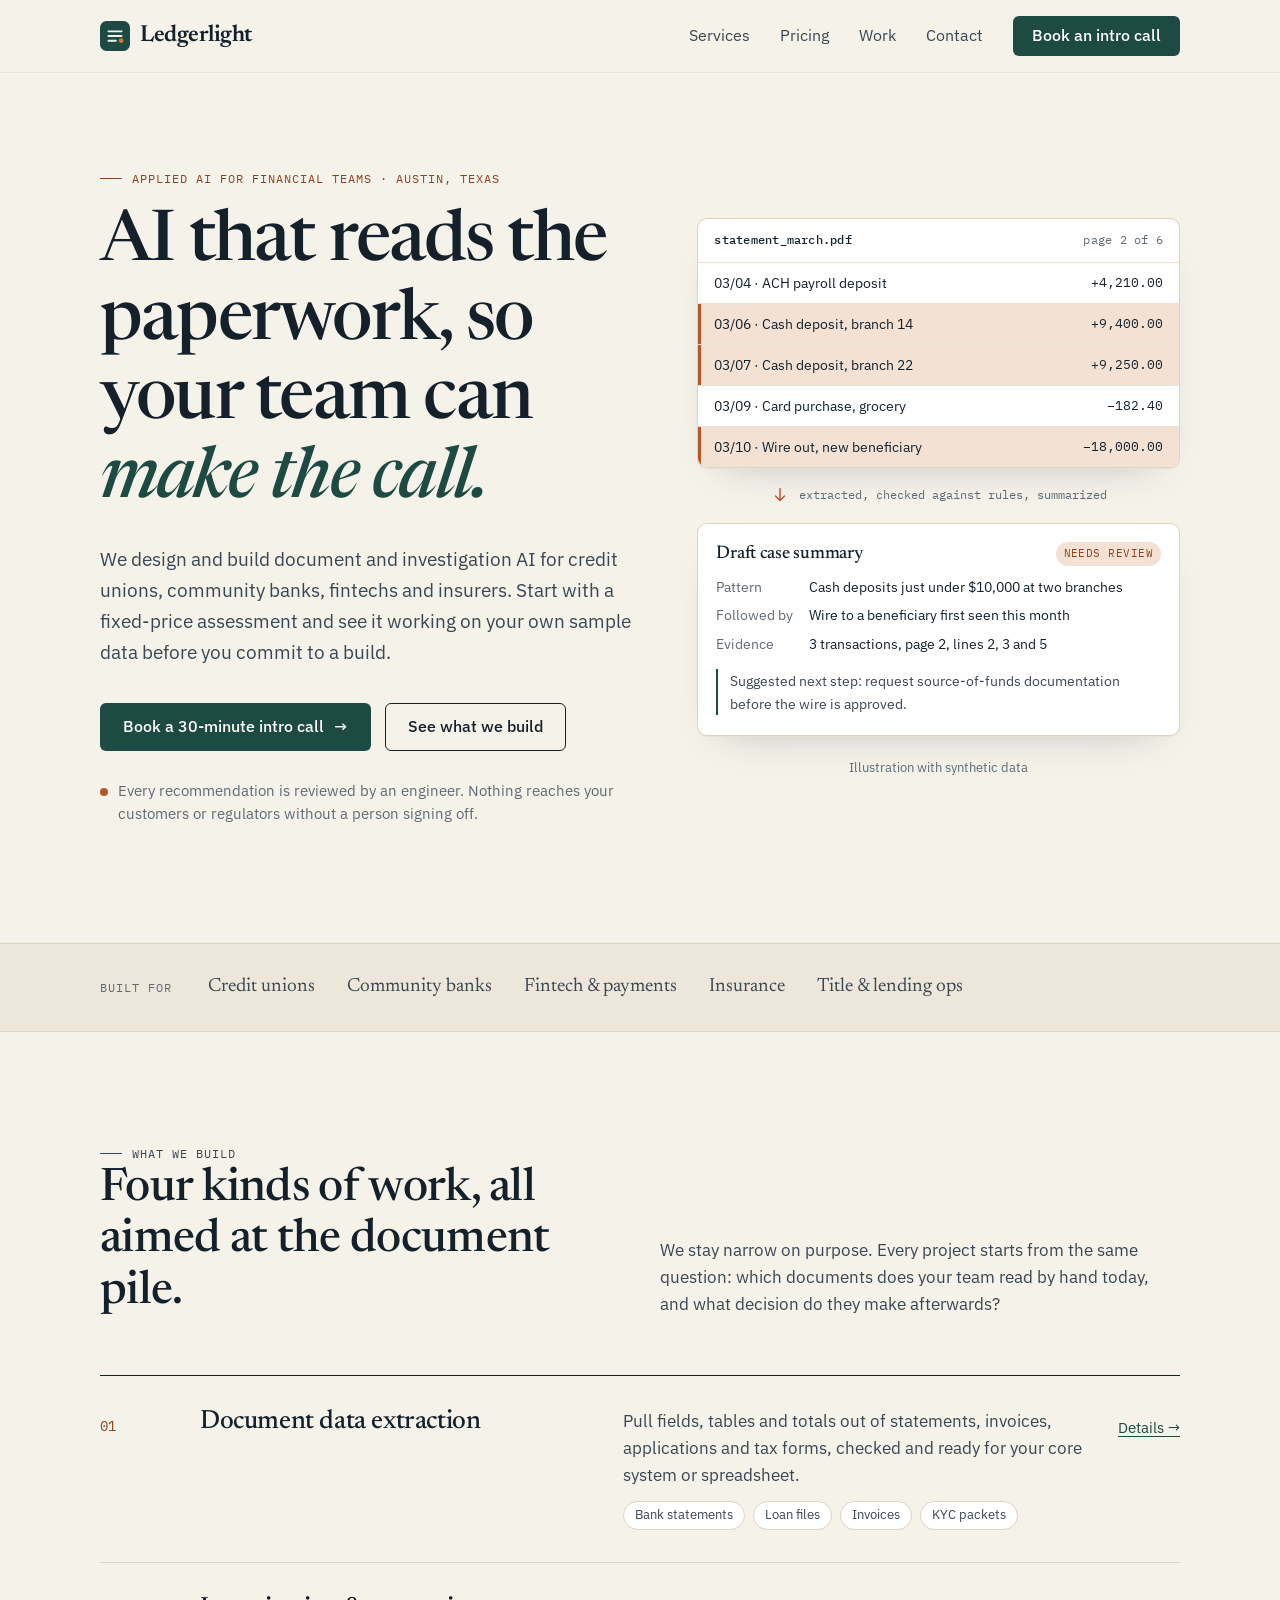
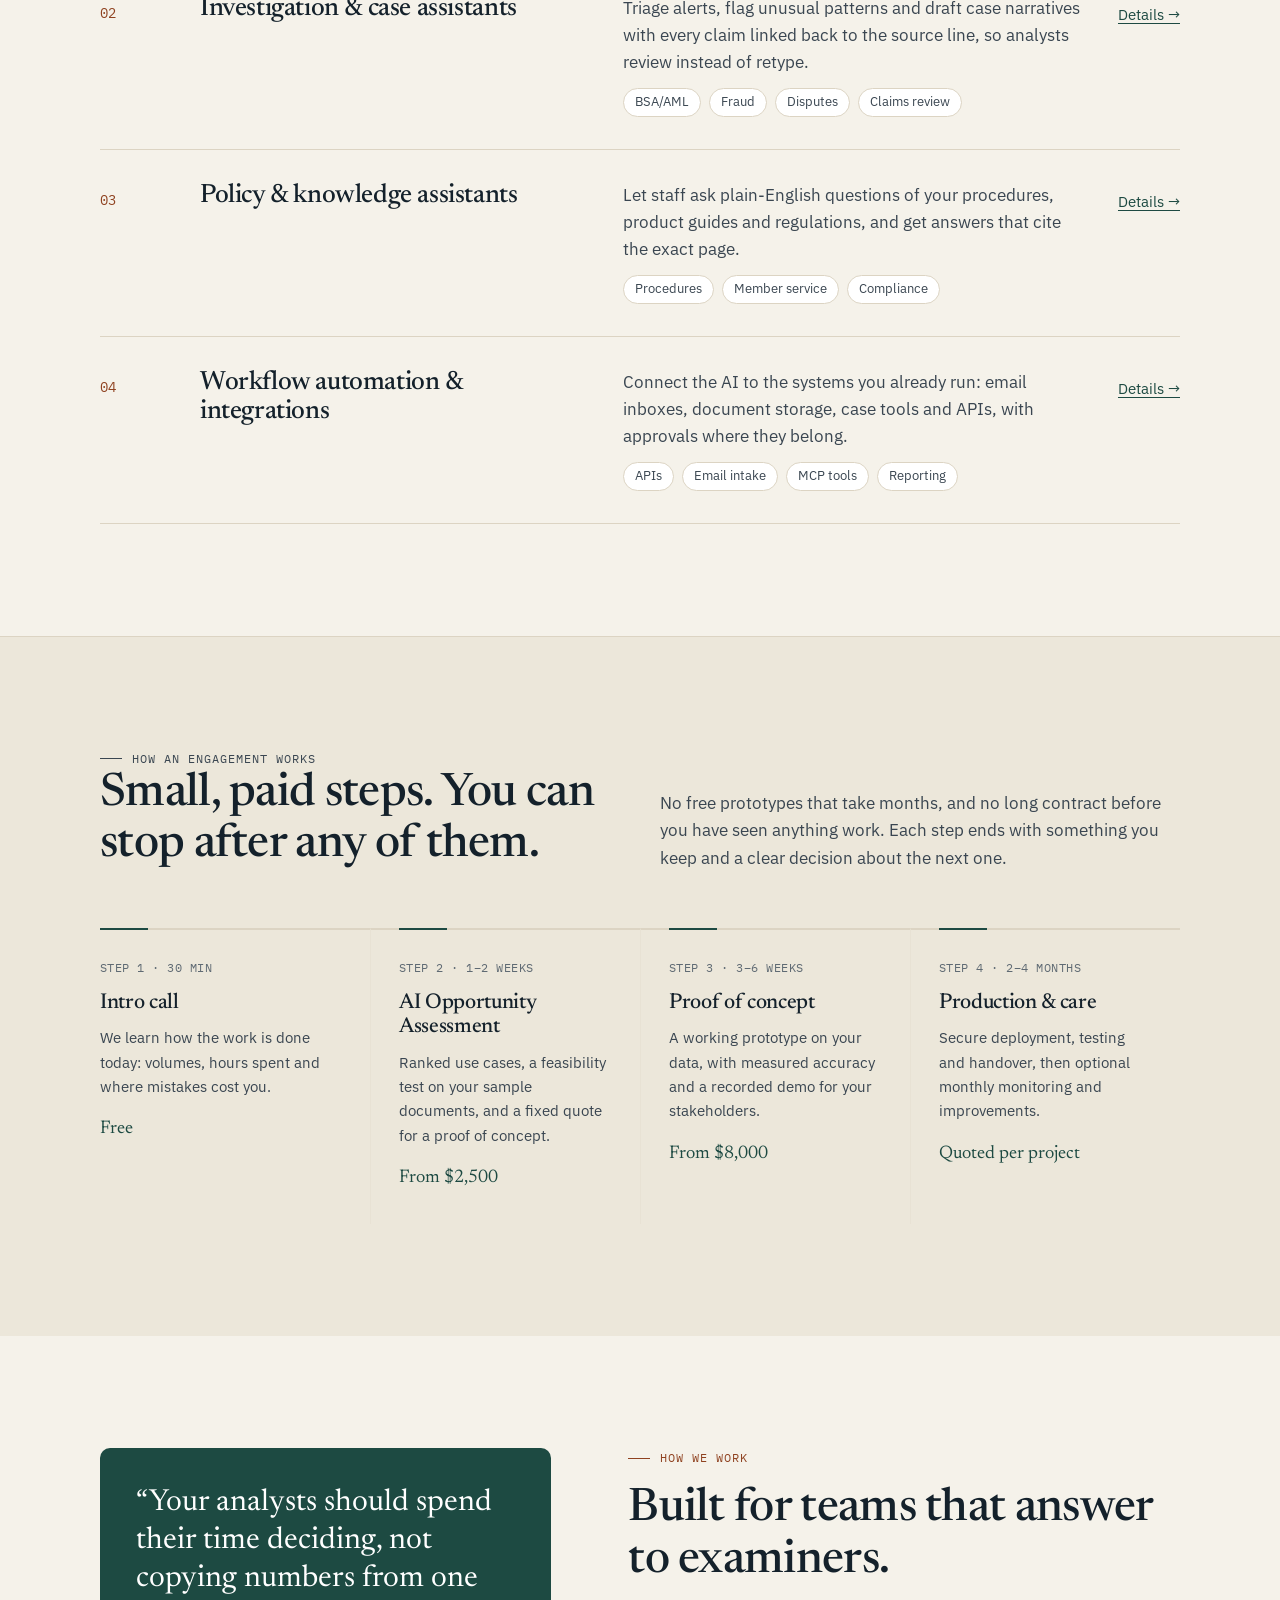
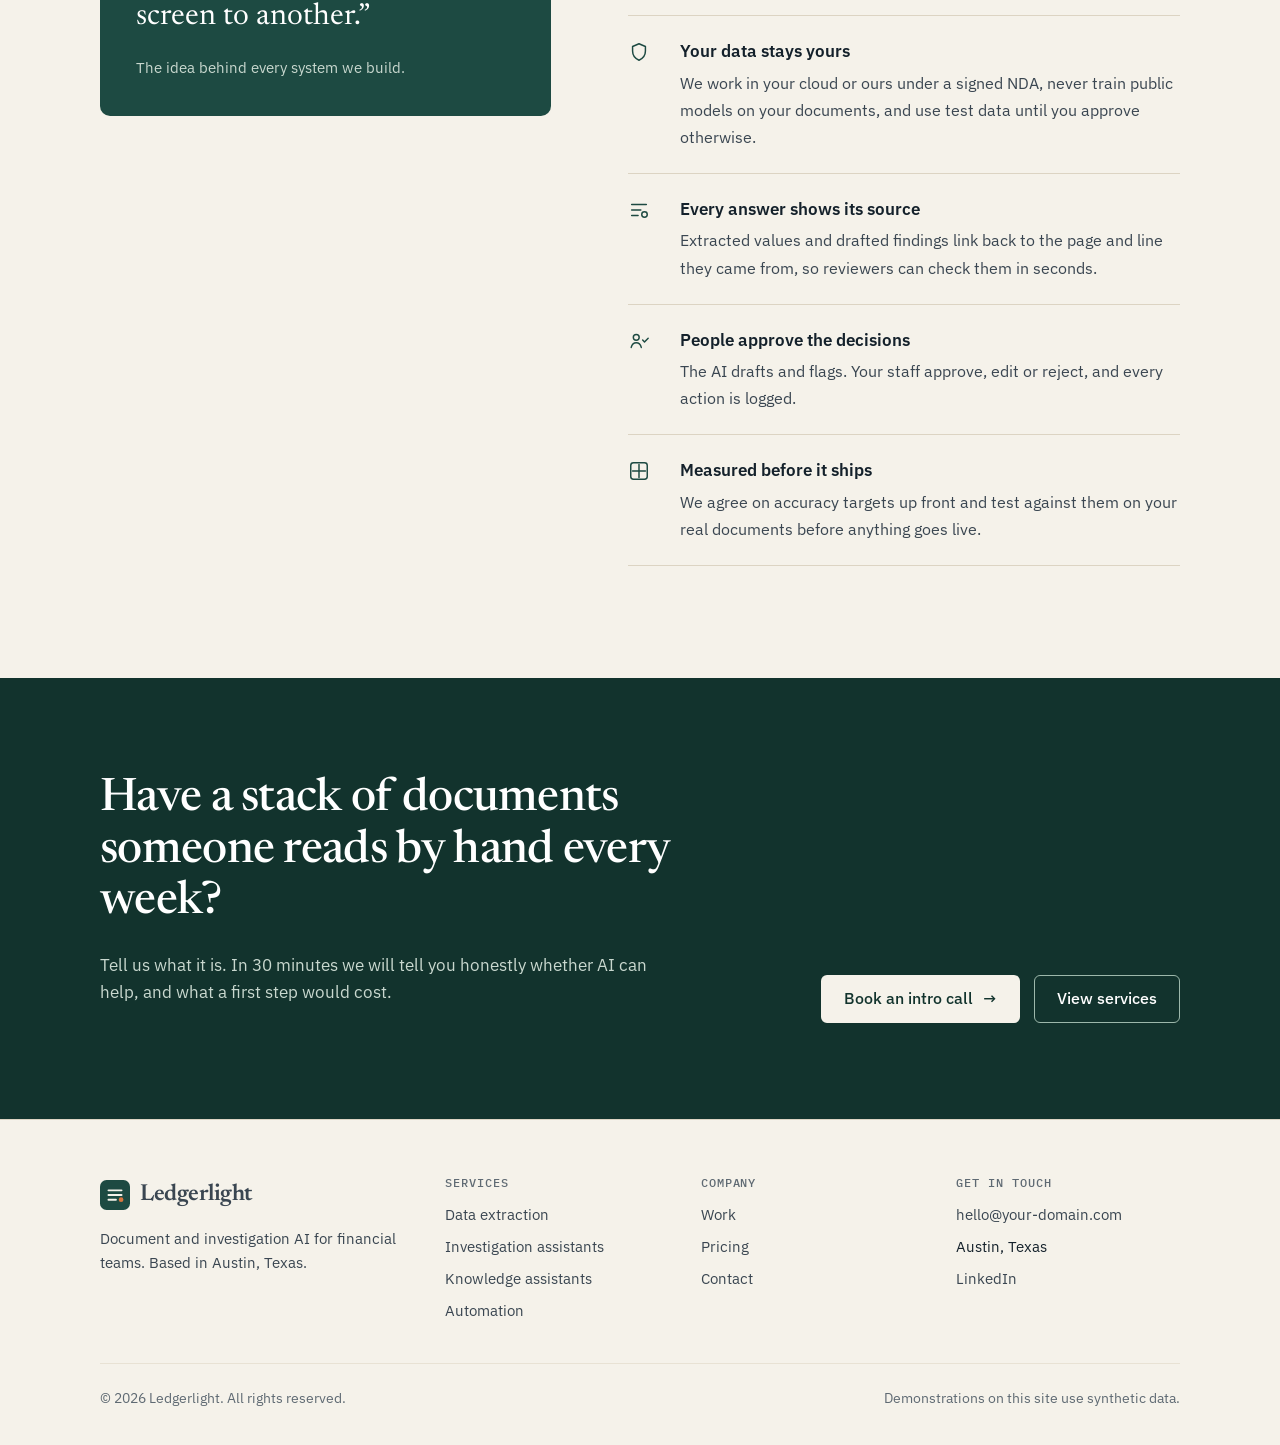
<file: index.html>
<!doctype html>
<html lang="en">
<head>
  <meta charset="utf-8">
  <meta name="viewport" content="width=device-width, initial-scale=1">
  <title>Ledgerlight — Document &amp; Investigation AI for Financial Teams | Austin, TX</title>
  <meta name="description" content="Ledgerlight designs and builds AI that reads financial documents and drafts investigation and compliance work for credit unions, community banks, fintechs and insurers. Based in Austin, Texas.">
  <meta property="og:title" content="Ledgerlight — Document & Investigation AI">
  <meta property="og:description" content="AI that reads the paperwork, so your team can make the call.">
  <meta name="theme-color" content="#1D4A42">
  <link rel="icon" href="assets/img/favicon.svg" type="image/svg+xml">
  <link rel="preconnect" href="https://fonts.googleapis.com">
  <link rel="preconnect" href="https://fonts.gstatic.com" crossorigin>
  <link href="https://fonts.googleapis.com/css2?family=IBM+Plex+Mono:wght@400;500&family=IBM+Plex+Sans:wght@400;500;600&family=Newsreader:ital,opsz,wght@0,6..72,400;0,6..72,500;0,6..72,600;1,6..72,400;1,6..72,500&display=swap" rel="stylesheet">
  <link rel="stylesheet" href="assets/css/styles.css">
</head>
<body>
  <a class="skip-link" href="#main">Skip to content</a>

  <header class="site-header">
    <nav class="wrap nav" aria-label="Main">
      <a class="brand" href="index.html" aria-label="Ledgerlight home">
        <svg class="brand-mark" viewBox="0 0 32 32" aria-hidden="true"><rect width="32" height="32" rx="7" fill="#1D4A42"/><path d="M9 11h14M9 16h14M9 21h8" stroke="#F5F2EA" stroke-width="2" stroke-linecap="round"/><circle cx="22.5" cy="21" r="2.5" fill="#D9763F"/></svg>
        <span class="brand-name">Ledgerlight</span>
      </a>
      <button class="nav-toggle" aria-expanded="false" aria-controls="nav-links" aria-label="Open menu">
        <svg width="20" height="20" viewBox="0 0 20 20" aria-hidden="true"><path d="M3 6h14M3 10h14M3 14h14" stroke="currentColor" stroke-width="1.6" stroke-linecap="round"/></svg>
      </button>
      <ul class="nav-links" id="nav-links">
        <li><a href="services.html">Services</a></li>
        <li><a href="services.html#engagements">Pricing</a></li>
        <li><a href="work.html">Work</a></li>
        <li><a href="contact.html">Contact</a></li>
        <li><a class="btn btn-primary" href="contact.html">Book an intro call</a></li>
      </ul>
    </nav>
  </header>

  <main id="main">
    <!-- Hero -->
    <section class="hero">
      <div class="wrap hero-grid">
        <div>
          <p class="eyebrow">Applied AI for financial teams · Austin, Texas</p>
          <h1>AI that reads the paperwork, so your team can <em class="accent">make the call.</em></h1>
          <p class="lede">We design and build document and investigation AI for credit unions, community banks, fintechs and insurers. Start with a fixed-price assessment and see it working on your own sample data before you commit to a build.</p>
          <div class="hero-actions">
            <a class="btn btn-primary" href="contact.html">Book a 30-minute intro call <span class="arrow" aria-hidden="true">→</span></a>
            <a class="btn btn-ghost" href="work.html">See what we build</a>
          </div>
          <p class="hero-note"><span class="dot" aria-hidden="true"></span>Every recommendation is reviewed by an engineer. Nothing reaches your customers or regulators without a person signing off.</p>
        </div>

        <div class="flow" aria-label="Example: a bank statement is turned into a draft case summary">
          <div class="doc">
            <div class="doc-head"><b>statement_march.pdf</b><span>page 2 of 6</span></div>
            <table>
              <tbody>
                <tr><td>03/04 · ACH payroll deposit</td><td class="amt">+4,210.00</td></tr>
                <tr class="flag"><td>03/06 · Cash deposit, branch 14</td><td class="amt">+9,400.00</td></tr>
                <tr class="flag"><td>03/07 · Cash deposit, branch 22</td><td class="amt">+9,250.00</td></tr>
                <tr><td>03/09 · Card purchase, grocery</td><td class="amt">−182.40</td></tr>
                <tr class="flag"><td>03/10 · Wire out, new beneficiary</td><td class="amt">−18,000.00</td></tr>
              </tbody>
            </table>
          </div>
          <div class="flow-arrow" aria-hidden="true">
            <svg viewBox="0 0 20 20"><path d="M10 3v13M5 11l5 5 5-5" fill="none" stroke="currentColor" stroke-width="1.6" stroke-linecap="round" stroke-linejoin="round"/></svg>
            extracted, checked against rules, summarized
          </div>
          <div class="doc summary">
            <div style="display:flex;justify-content:space-between;align-items:center;margin-bottom:10px">
              <h4 style="margin:0">Draft case summary</h4>
              <span class="tag copper">Needs review</span>
            </div>
            <dl>
              <dt>Pattern</dt><dd>Cash deposits just under $10,000 at two branches</dd>
              <dt>Followed by</dt><dd>Wire to a beneficiary first seen this month</dd>
              <dt>Evidence</dt><dd>3 transactions, page 2, lines 2, 3 and 5</dd>
            </dl>
            <p>Suggested next step: request source-of-funds documentation before the wire is approved.</p>
          </div>
          <p class="flow-caption">Illustration with synthetic data</p>
        </div>
      </div>
    </section>

    <!-- Who we work with -->
    <div class="strip">
      <div class="wrap strip-inner">
        <span class="strip-label">Built for</span>
        <ul>
          <li>Credit unions</li>
          <li>Community banks</li>
          <li>Fintech &amp; payments</li>
          <li>Insurance</li>
          <li>Title &amp; lending ops</li>
        </ul>
      </div>
    </div>

    <!-- Services -->
    <section id="services">
      <div class="wrap">
        <div class="section-head">
          <div>
            <p class="eyebrow">What we build</p>
            <h2>Four kinds of work, all aimed at the document pile.</h2>
          </div>
          <p>We stay narrow on purpose. Every project starts from the same question: which documents does your team read by hand today, and what decision do they make afterwards?</p>
        </div>

        <ol class="service-index">
          <li class="service-row">
            <span class="service-num">01</span>
            <h3>Document data extraction</h3>
            <div>
              <p>Pull fields, tables and totals out of statements, invoices, applications and tax forms, checked and ready for your core system or spreadsheet.</p>
              <ul class="chips"><li>Bank statements</li><li>Loan files</li><li>Invoices</li><li>KYC packets</li></ul>
            </div>
            <a class="service-link" href="services.html#extraction">Details →</a>
          </li>
          <li class="service-row">
            <span class="service-num">02</span>
            <h3>Investigation &amp; case assistants</h3>
            <div>
              <p>Triage alerts, flag unusual patterns and draft case narratives with every claim linked back to the source line, so analysts review instead of retype.</p>
              <ul class="chips"><li>BSA/AML</li><li>Fraud</li><li>Disputes</li><li>Claims review</li></ul>
            </div>
            <a class="service-link" href="services.html#investigation">Details →</a>
          </li>
          <li class="service-row">
            <span class="service-num">03</span>
            <h3>Policy &amp; knowledge assistants</h3>
            <div>
              <p>Let staff ask plain-English questions of your procedures, product guides and regulations, and get answers that cite the exact page.</p>
              <ul class="chips"><li>Procedures</li><li>Member service</li><li>Compliance</li></ul>
            </div>
            <a class="service-link" href="services.html#knowledge">Details →</a>
          </li>
          <li class="service-row">
            <span class="service-num">04</span>
            <h3>Workflow automation &amp; integrations</h3>
            <div>
              <p>Connect the AI to the systems you already run: email inboxes, document storage, case tools and APIs, with approvals where they belong.</p>
              <ul class="chips"><li>APIs</li><li>Email intake</li><li>MCP tools</li><li>Reporting</li></ul>
            </div>
            <a class="service-link" href="services.html#automation">Details →</a>
          </li>
        </ol>
      </div>
    </section>

    <!-- Process -->
    <section class="rule-top" style="background:var(--paper-2)">
      <div class="wrap">
        <div class="section-head">
          <div>
            <p class="eyebrow">How an engagement works</p>
            <h2>Small, paid steps. You can stop after any of them.</h2>
          </div>
          <p>No free prototypes that take months, and no long contract before you have seen anything work. Each step ends with something you keep and a clear decision about the next one.</p>
        </div>

        <div class="process">
          <div class="step">
            <span class="step-meta">STEP 1 · 30 MIN</span>
            <h3>Intro call</h3>
            <p>We learn how the work is done today: volumes, hours spent and where mistakes cost you.</p>
            <span class="price">Free</span>
          </div>
          <div class="step">
            <span class="step-meta">STEP 2 · 1–2 WEEKS</span>
            <h3>AI Opportunity Assessment</h3>
            <p>Ranked use cases, a feasibility test on your sample documents, and a fixed quote for a proof of concept.</p>
            <span class="price">From $2,500</span>
          </div>
          <div class="step">
            <span class="step-meta">STEP 3 · 3–6 WEEKS</span>
            <h3>Proof of concept</h3>
            <p>A working prototype on your data, with measured accuracy and a recorded demo for your stakeholders.</p>
            <span class="price">From $8,000</span>
          </div>
          <div class="step">
            <span class="step-meta">STEP 4 · 2–4 MONTHS</span>
            <h3>Production &amp; care</h3>
            <p>Secure deployment, testing and handover, then optional monthly monitoring and improvements.</p>
            <span class="price">Quoted per project</span>
          </div>
        </div>
      </div>
    </section>

    <!-- Principles -->
    <section>
      <div class="wrap split">
        <div class="quote-card">
          <p class="big">“Your analysts should spend their time deciding, not copying numbers from one screen to another.”</p>
          <p class="small">The idea behind every system we build.</p>
        </div>
        <div>
          <p class="eyebrow">How we work</p>
          <h2 style="margin-bottom:28px">Built for teams that answer to examiners.</h2>
          <ul class="principles">
            <li>
              <svg viewBox="0 0 24 24" aria-hidden="true"><path d="M12 3l7 3v5c0 4.5-3 8.3-7 10-4-1.7-7-5.5-7-10V6l7-3z" fill="none" stroke="currentColor" stroke-width="1.6" stroke-linejoin="round"/></svg>
              <div><strong>Your data stays yours</strong><span>We work in your cloud or ours under a signed NDA, never train public models on your documents, and use test data until you approve otherwise.</span></div>
            </li>
            <li>
              <svg viewBox="0 0 24 24" aria-hidden="true"><path d="M4 6h16M4 12h10M4 18h7" fill="none" stroke="currentColor" stroke-width="1.6" stroke-linecap="round"/><circle cx="18" cy="17" r="3" fill="none" stroke="currentColor" stroke-width="1.6"/></svg>
              <div><strong>Every answer shows its source</strong><span>Extracted values and drafted findings link back to the page and line they came from, so reviewers can check them in seconds.</span></div>
            </li>
            <li>
              <svg viewBox="0 0 24 24" aria-hidden="true"><circle cx="9" cy="8" r="3.2" fill="none" stroke="currentColor" stroke-width="1.6"/><path d="M3.5 19c.8-3.2 3-5 5.5-5s4.7 1.8 5.5 5M16 11l2 2 4-4" fill="none" stroke="currentColor" stroke-width="1.6" stroke-linecap="round" stroke-linejoin="round"/></svg>
              <div><strong>People approve the decisions</strong><span>The AI drafts and flags. Your staff approve, edit or reject, and every action is logged.</span></div>
            </li>
            <li>
              <svg viewBox="0 0 24 24" aria-hidden="true"><path d="M5 12h14M12 5v14" stroke="currentColor" stroke-width="1.6" stroke-linecap="round"/><rect x="3" y="3" width="18" height="18" rx="3" fill="none" stroke="currentColor" stroke-width="1.6"/></svg>
              <div><strong>Measured before it ships</strong><span>We agree on accuracy targets up front and test against them on your real documents before anything goes live.</span></div>
            </li>
          </ul>
        </div>
      </div>
    </section>

    <!-- CTA -->
    <section class="cta-band">
      <div class="wrap cta-grid">
        <div>
          <h2>Have a stack of documents someone reads by hand every week?</h2>
          <p>Tell us what it is. In 30 minutes we will tell you honestly whether AI can help, and what a first step would cost.</p>
        </div>
        <div class="actions">
          <a class="btn btn-light" href="contact.html">Book an intro call <span class="arrow" aria-hidden="true">→</span></a>
          <a class="btn btn-ghost" href="services.html">View services</a>
        </div>
      </div>
    </section>
  </main>

  <footer class="site-footer">
    <div class="wrap">
      <div class="footer-grid">
        <div>
          <a class="brand" href="index.html" style="margin-bottom:14px">
            <svg class="brand-mark" viewBox="0 0 32 32" aria-hidden="true"><rect width="32" height="32" rx="7" fill="#1D4A42"/><path d="M9 11h14M9 16h14M9 21h8" stroke="#F5F2EA" stroke-width="2" stroke-linecap="round"/><circle cx="22.5" cy="21" r="2.5" fill="#D9763F"/></svg>
            <span class="brand-name">Ledgerlight</span>
          </a>
          <p>Document and investigation AI for financial teams. Based in Austin, Texas.</p>
        </div>
        <div>
          <h4>Services</h4>
          <ul>
            <li><a href="services.html#extraction">Data extraction</a></li>
            <li><a href="services.html#investigation">Investigation assistants</a></li>
            <li><a href="services.html#knowledge">Knowledge assistants</a></li>
            <li><a href="services.html#automation">Automation</a></li>
          </ul>
        </div>
        <div>
          <h4>Company</h4>
          <ul>
            <li><a href="work.html">Work</a></li>
            <li><a href="services.html#engagements">Pricing</a></li>
            <li><a href="contact.html">Contact</a></li>
          </ul>
        </div>
        <div>
          <h4>Get in touch</h4>
          <ul>
            <li><a href="mailto:hello@your-domain.com">hello@your-domain.com</a></li>
            <li>Austin, Texas</li>
            <li><a href="https://www.linkedin.com/" rel="noopener">LinkedIn</a></li>
          </ul>
        </div>
      </div>
      <div class="footer-base">
        <span>© <span data-year></span> Ledgerlight. All rights reserved.</span>
        <span>Demonstrations on this site use synthetic data.</span>
      </div>
    </div>
  </footer>

  <script src="assets/js/main.js"></script>
</body>
</html>
</file>
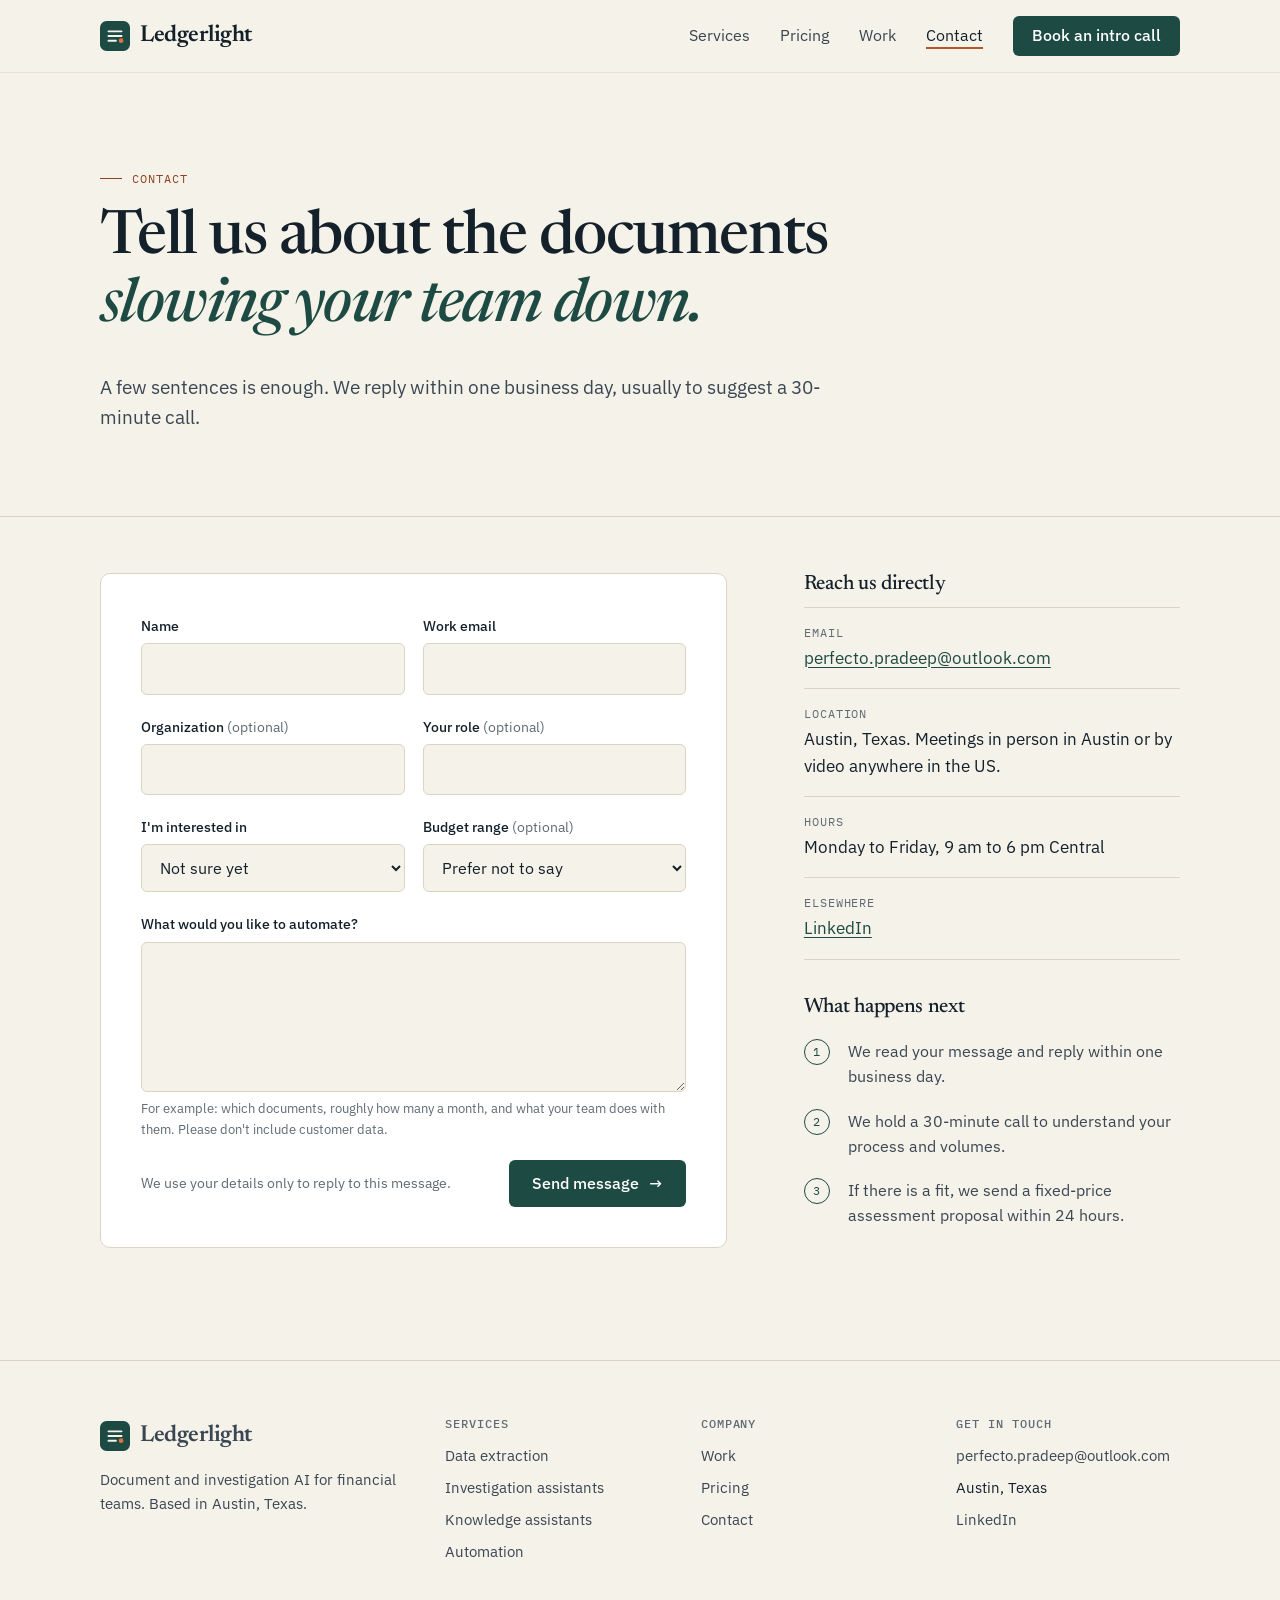
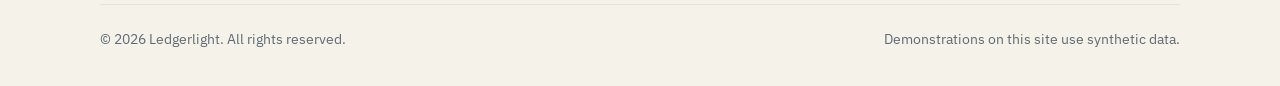
<file: contact.html>
<!doctype html>
<html lang="en">
<head>
  <meta charset="utf-8">
  <meta name="viewport" content="width=device-width, initial-scale=1">
  <title>Contact — Ledgerlight</title>
  <meta name="description" content="Tell us about the documents slowing your team down. Based in Austin, Texas; we reply within one business day.">
  <meta property="og:title" content="Ledgerlight — Document & Investigation AI">
  <meta property="og:description" content="AI that reads the paperwork, so your team can make the call.">
  <meta name="theme-color" content="#1D4A42">
  <link rel="icon" href="assets/img/favicon.svg" type="image/svg+xml">
  <link rel="preconnect" href="https://fonts.googleapis.com">
  <link rel="preconnect" href="https://fonts.gstatic.com" crossorigin>
  <link href="https://fonts.googleapis.com/css2?family=IBM+Plex+Mono:wght@400;500&family=IBM+Plex+Sans:wght@400;500;600&family=Newsreader:ital,opsz,wght@0,6..72,400;0,6..72,500;0,6..72,600;1,6..72,400;1,6..72,500&display=swap" rel="stylesheet">
  <link rel="stylesheet" href="assets/css/styles.css">
</head>
<body>
  <a class="skip-link" href="#main">Skip to content</a>

  <header class="site-header">
    <nav class="wrap nav" aria-label="Main">
      <a class="brand" href="index.html" aria-label="Ledgerlight home">
        <svg class="brand-mark" viewBox="0 0 32 32" aria-hidden="true"><rect width="32" height="32" rx="7" fill="#1D4A42"/><path d="M9 11h14M9 16h14M9 21h8" stroke="#F5F2EA" stroke-width="2" stroke-linecap="round"/><circle cx="22.5" cy="21" r="2.5" fill="#D9763F"/></svg>
        <span class="brand-name">Ledgerlight</span>
      </a>
      <button class="nav-toggle" aria-expanded="false" aria-controls="nav-links" aria-label="Open menu">
        <svg width="20" height="20" viewBox="0 0 20 20" aria-hidden="true"><path d="M3 6h14M3 10h14M3 14h14" stroke="currentColor" stroke-width="1.6" stroke-linecap="round"/></svg>
      </button>
      <ul class="nav-links" id="nav-links">
        <li><a href="services.html">Services</a></li>
        <li><a href="services.html#engagements">Pricing</a></li>
        <li><a href="work.html">Work</a></li>
        <li><a href="contact.html" aria-current="page">Contact</a></li>
        <li><a class="btn btn-primary" href="contact.html">Book an intro call</a></li>
      </ul>
    </nav>
  </header>

  <main id="main">
    <section class="page-head">
      <div class="wrap">
        <p class="eyebrow">Contact</p>
        <h1>Tell us about the documents <em class="accent">slowing your team down.</em></h1>
        <p class="lede">A few sentences is enough. We reply within one business day, usually to suggest a 30-minute call.</p>
      </div>
    </section>

    <section style="padding-top:56px">
      <div class="wrap contact-grid">
        <!--
          To receive submissions directly, create a free form endpoint (for example Formspree or Web3Forms)
          and paste its URL into data-endpoint below. With data-endpoint empty, the form opens the visitor's
          email app addressed to data-email.
        -->
        <form class="contact" novalidate data-endpoint="" data-email="erpkb.sharma@gmail.com">
          <div class="field-row">
            <div class="field">
              <label for="name">Name</label>
              <input id="name" name="name" type="text" autocomplete="name" required>
            </div>
            <div class="field">
              <label for="email">Work email</label>
              <input id="email" name="email" type="email" autocomplete="email" required>
            </div>
          </div>
          <div class="field-row">
            <div class="field">
              <label for="company">Organization <span class="opt">(optional)</span></label>
              <input id="company" name="company" type="text" autocomplete="organization">
            </div>
            <div class="field">
              <label for="role">Your role <span class="opt">(optional)</span></label>
              <input id="role" name="role" type="text" autocomplete="organization-title">
            </div>
          </div>
          <div class="field-row">
            <div class="field">
              <label for="interest">I'm interested in</label>
              <select id="interest" name="interest">
                <option>Not sure yet</option>
                <option>Document data extraction</option>
                <option>Investigation &amp; case assistants</option>
                <option>Policy &amp; knowledge assistants</option>
                <option>Workflow automation &amp; integrations</option>
              </select>
            </div>
            <div class="field">
              <label for="budget">Budget range <span class="opt">(optional)</span></label>
              <select id="budget" name="budget">
                <option value="">Prefer not to say</option>
                <option>Under $5,000</option>
                <option>$5,000–$25,000</option>
                <option>$25,000–$100,000</option>
                <option>Over $100,000</option>
              </select>
            </div>
          </div>
          <div class="field">
            <label for="message">What would you like to automate?</label>
            <textarea id="message" name="message" required aria-describedby="message-hint"></textarea>
            <span class="hint" id="message-hint">For example: which documents, roughly how many a month, and what your team does with them. Please don't include customer data.</span>
          </div>
          <div class="hp" aria-hidden="true"><label for="website">Website</label><input id="website" name="website" type="text" tabindex="-1" autocomplete="off"></div>
          <div class="form-foot">
            <small>We use your details only to reply to this message.</small>
            <button class="btn btn-primary" type="submit">Send message <span class="arrow" aria-hidden="true">→</span></button>
          </div>
          <div class="form-status" role="status" aria-live="polite"></div>
        </form>

        <aside class="contact-side">
          <h3>Reach us directly</h3>
          <ul class="contact-list">
            <li><span class="k">Email</span><a href="mailto:perfecto.pradeep@outlook.com">perfecto.pradeep@outlook.com</a></li>
            <li><span class="k">Location</span><span>Austin, Texas. Meetings in person in Austin or by video anywhere in the US.</span></li>
            <li><span class="k">Hours</span><span>Monday to Friday, 9 am to 6 pm Central</span></li>
            <li><span class="k">Elsewhere</span><a href="https://www.linkedin.com/" rel="noopener">LinkedIn</a></li>
          </ul>

          <h3>What happens next</h3>
          <ol class="next-steps">
            <li>We read your message and reply within one business day.</li>
            <li>We hold a 30-minute call to understand your process and volumes.</li>
            <li>If there is a fit, we send a fixed-price assessment proposal within 24 hours.</li>
          </ol>
        </aside>
      </div>
    </section>
  </main>

  <footer class="site-footer">
    <div class="wrap">
      <div class="footer-grid">
        <div>
          <a class="brand" href="index.html" style="margin-bottom:14px">
            <svg class="brand-mark" viewBox="0 0 32 32" aria-hidden="true"><rect width="32" height="32" rx="7" fill="#1D4A42"/><path d="M9 11h14M9 16h14M9 21h8" stroke="#F5F2EA" stroke-width="2" stroke-linecap="round"/><circle cx="22.5" cy="21" r="2.5" fill="#D9763F"/></svg>
            <span class="brand-name">Ledgerlight</span>
          </a>
          <p>Document and investigation AI for financial teams. Based in Austin, Texas.</p>
        </div>
        <div>
          <h4>Services</h4>
          <ul>
            <li><a href="services.html#extraction">Data extraction</a></li>
            <li><a href="services.html#investigation">Investigation assistants</a></li>
            <li><a href="services.html#knowledge">Knowledge assistants</a></li>
            <li><a href="services.html#automation">Automation</a></li>
          </ul>
        </div>
        <div>
          <h4>Company</h4>
          <ul>
            <li><a href="work.html">Work</a></li>
            <li><a href="services.html#engagements">Pricing</a></li>
            <li><a href="contact.html">Contact</a></li>
          </ul>
        </div>
        <div>
          <h4>Get in touch</h4>
          <ul>
            <li><a href="mailto:perfecto.pradeep@outlook.com">perfecto.pradeep@outlook.com</a></li>
            <li>Austin, Texas</li>
            <li><a href="https://www.linkedin.com/" rel="noopener">LinkedIn</a></li>
          </ul>
        </div>
      </div>
      <div class="footer-base">
        <span>© <span data-year></span> Ledgerlight. All rights reserved.</span>
        <span>Demonstrations on this site use synthetic data.</span>
      </div>
    </div>
  </footer>

  <script src="assets/js/main.js"></script>
</body>
</html>
</file>
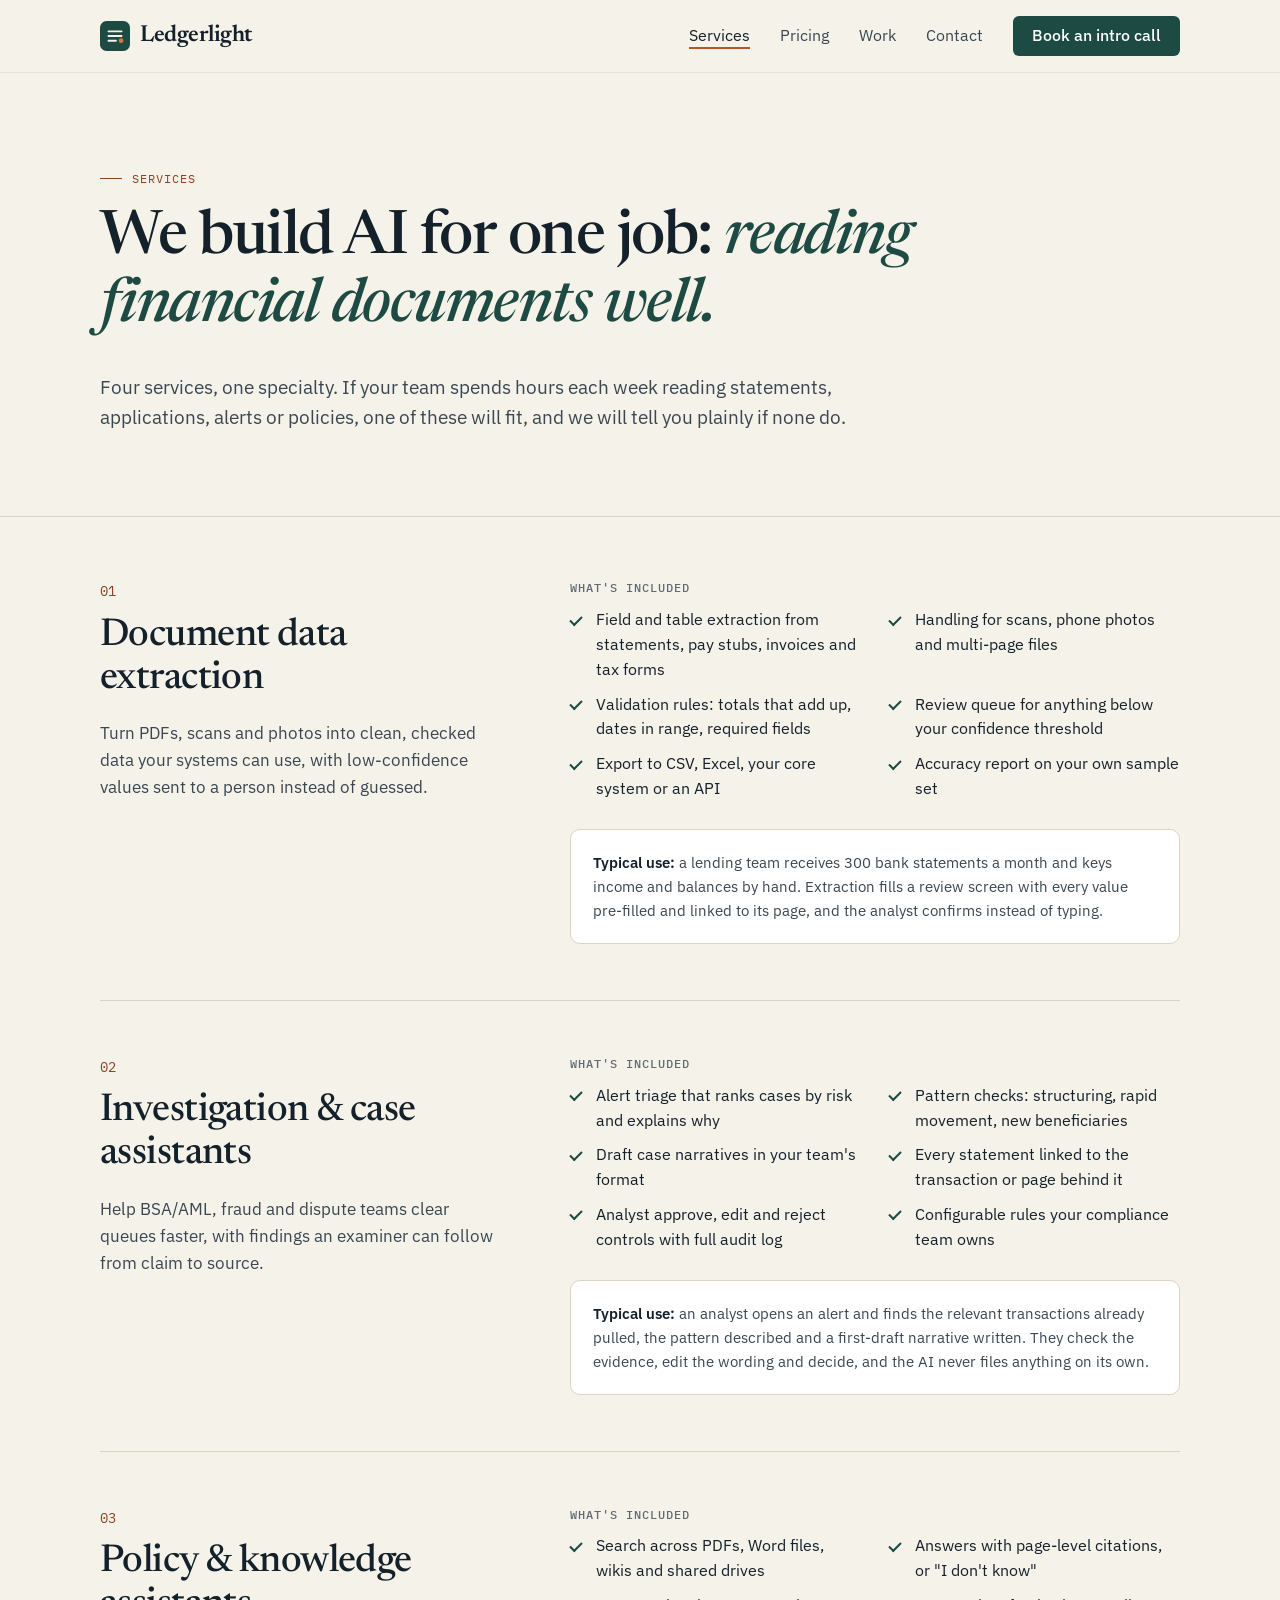
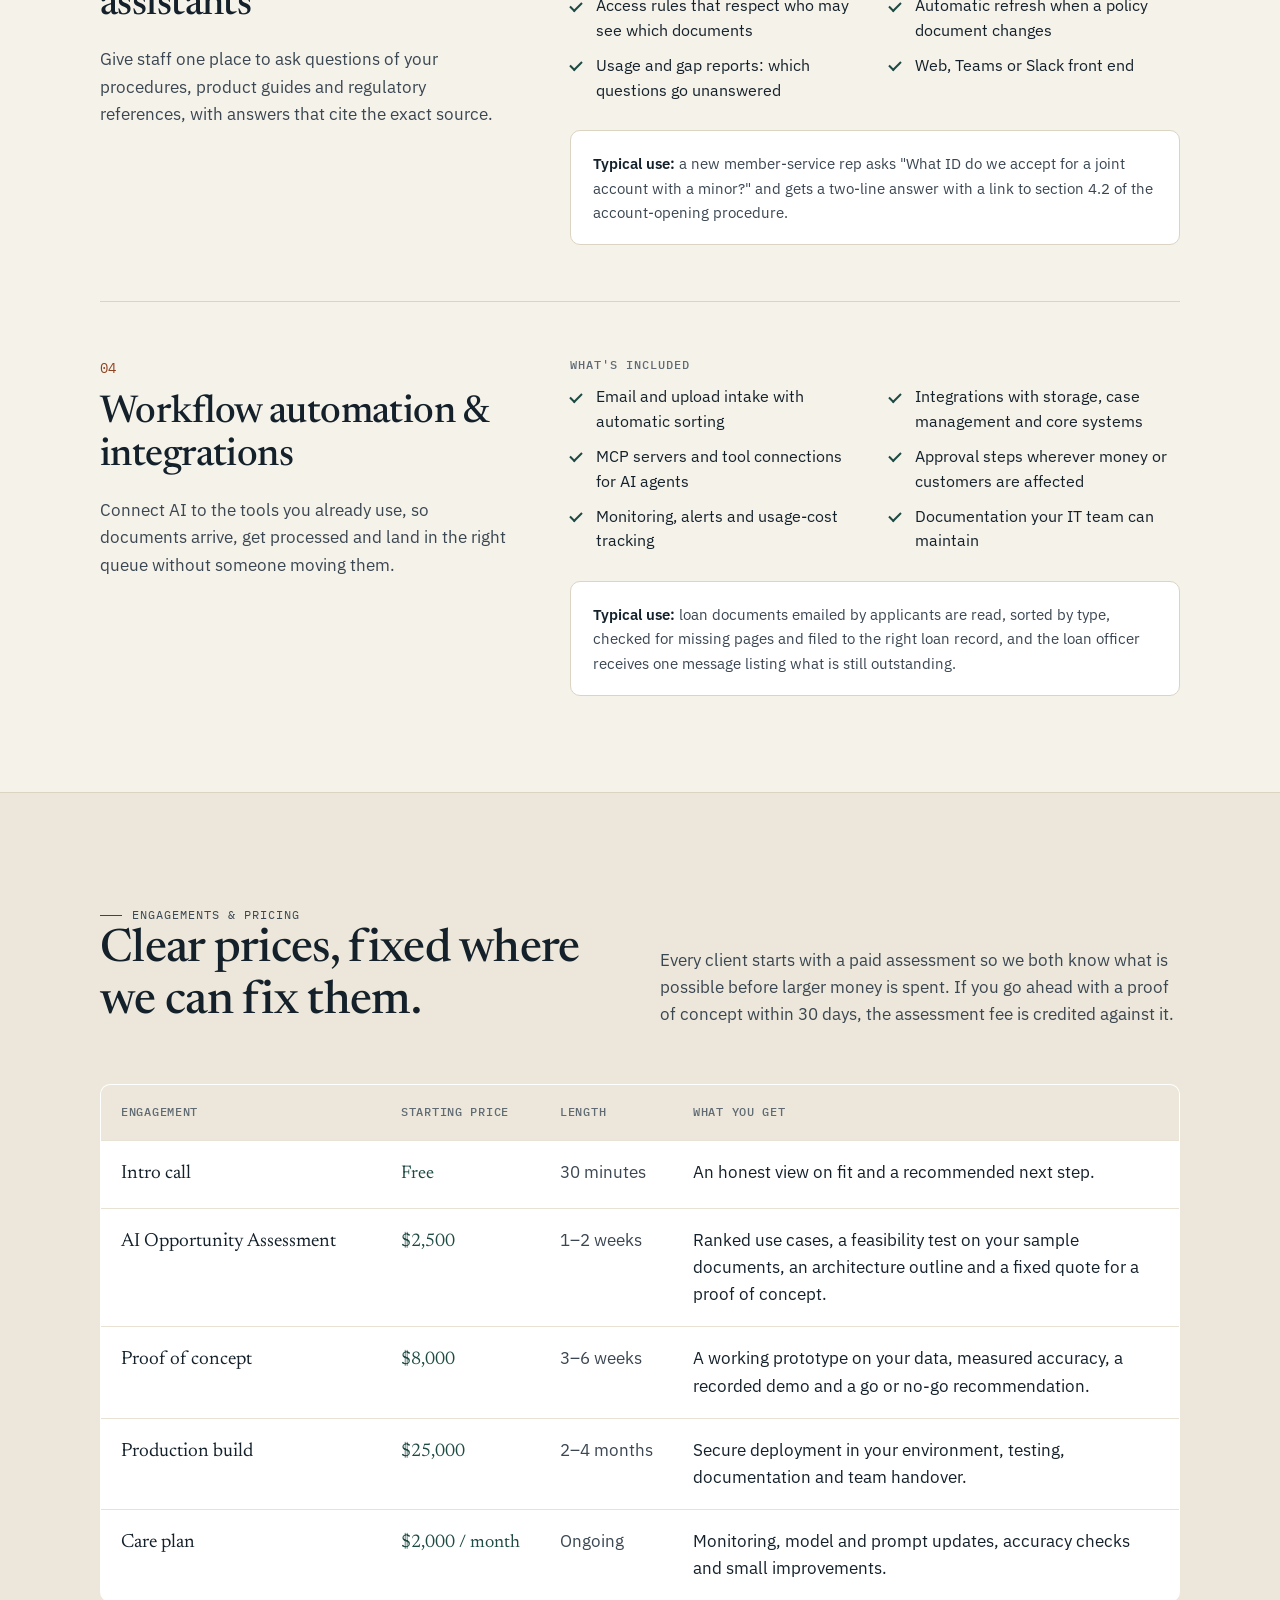
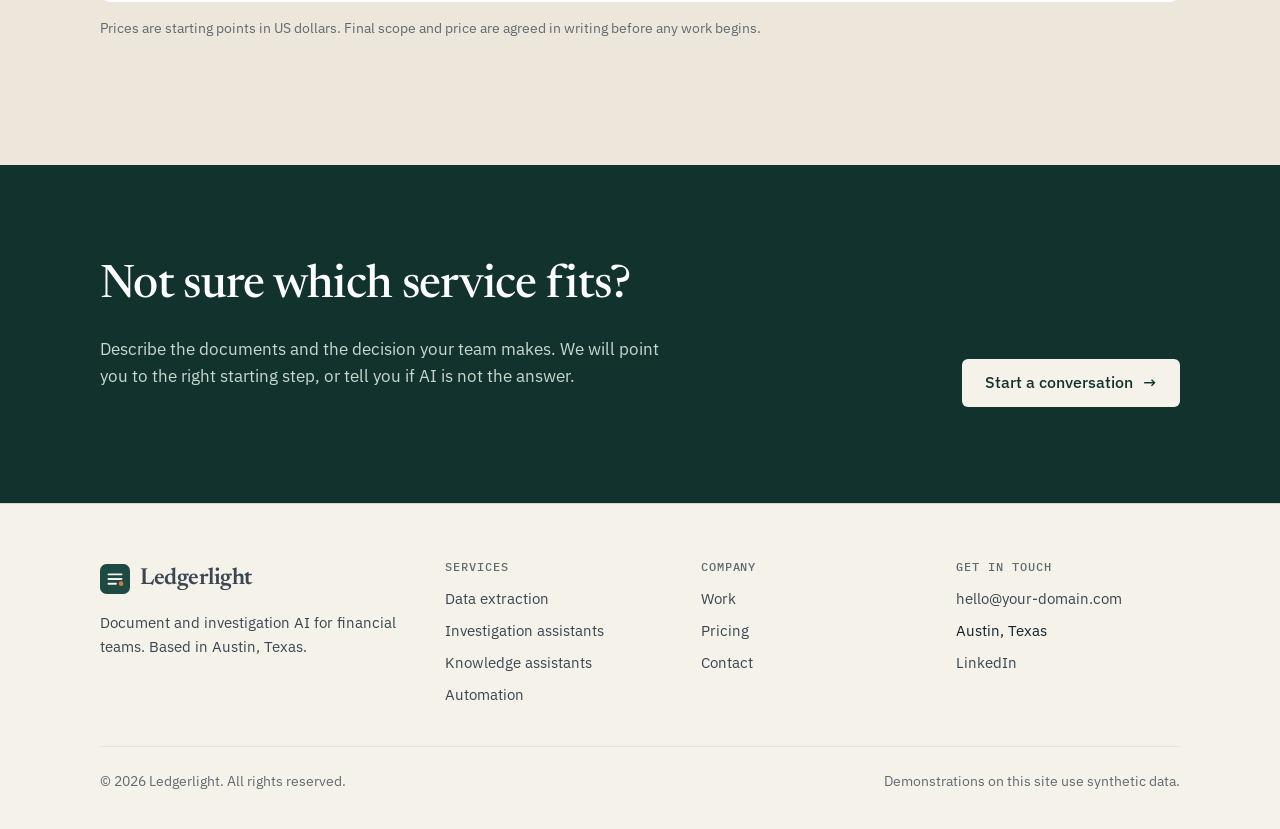
<file: services.html>
<!doctype html>
<html lang="en">
<head>
  <meta charset="utf-8">
  <meta name="viewport" content="width=device-width, initial-scale=1">
  <title>Services &amp; Pricing — Ledgerlight</title>
  <meta name="description" content="Document data extraction, investigation assistants, policy and knowledge assistants, and workflow automation for financial teams. Clear, fixed starting prices.">
  <meta property="og:title" content="Ledgerlight — Document & Investigation AI">
  <meta property="og:description" content="AI that reads the paperwork, so your team can make the call.">
  <meta name="theme-color" content="#1D4A42">
  <link rel="icon" href="assets/img/favicon.svg" type="image/svg+xml">
  <link rel="preconnect" href="https://fonts.googleapis.com">
  <link rel="preconnect" href="https://fonts.gstatic.com" crossorigin>
  <link href="https://fonts.googleapis.com/css2?family=IBM+Plex+Mono:wght@400;500&family=IBM+Plex+Sans:wght@400;500;600&family=Newsreader:ital,opsz,wght@0,6..72,400;0,6..72,500;0,6..72,600;1,6..72,400;1,6..72,500&display=swap" rel="stylesheet">
  <link rel="stylesheet" href="assets/css/styles.css">
</head>
<body>
  <a class="skip-link" href="#main">Skip to content</a>

  <header class="site-header">
    <nav class="wrap nav" aria-label="Main">
      <a class="brand" href="index.html" aria-label="Ledgerlight home">
        <svg class="brand-mark" viewBox="0 0 32 32" aria-hidden="true"><rect width="32" height="32" rx="7" fill="#1D4A42"/><path d="M9 11h14M9 16h14M9 21h8" stroke="#F5F2EA" stroke-width="2" stroke-linecap="round"/><circle cx="22.5" cy="21" r="2.5" fill="#D9763F"/></svg>
        <span class="brand-name">Ledgerlight</span>
      </a>
      <button class="nav-toggle" aria-expanded="false" aria-controls="nav-links" aria-label="Open menu">
        <svg width="20" height="20" viewBox="0 0 20 20" aria-hidden="true"><path d="M3 6h14M3 10h14M3 14h14" stroke="currentColor" stroke-width="1.6" stroke-linecap="round"/></svg>
      </button>
      <ul class="nav-links" id="nav-links">
        <li><a href="services.html" aria-current="page">Services</a></li>
        <li><a href="services.html#engagements">Pricing</a></li>
        <li><a href="work.html">Work</a></li>
        <li><a href="contact.html">Contact</a></li>
        <li><a class="btn btn-primary" href="contact.html">Book an intro call</a></li>
      </ul>
    </nav>
  </header>

  <main id="main">
    <section class="page-head">
      <div class="wrap">
        <p class="eyebrow">Services</p>
        <h1>We build AI for one job: <em class="accent">reading financial documents well.</em></h1>
        <p class="lede">Four services, one specialty. If your team spends hours each week reading statements, applications, alerts or policies, one of these will fit, and we will tell you plainly if none do.</p>
      </div>
    </section>

    <section style="padding-top:8px;padding-bottom:40px">
      <div class="wrap">

        <article class="detail" id="extraction">
          <div class="detail-side">
            <span class="service-num">01</span>
            <h2>Document data extraction</h2>
            <p>Turn PDFs, scans and photos into clean, checked data your systems can use, with low-confidence values sent to a person instead of guessed.</p>
          </div>
          <div class="detail-body">
            <h3>What's included</h3>
            <ul class="checks">
              <li>Field and table extraction from statements, pay stubs, invoices and tax forms</li>
              <li>Handling for scans, phone photos and multi-page files</li>
              <li>Validation rules: totals that add up, dates in range, required fields</li>
              <li>Review queue for anything below your confidence threshold</li>
              <li>Export to CSV, Excel, your core system or an API</li>
              <li>Accuracy report on your own sample set</li>
            </ul>
            <div class="example"><b>Typical use:</b> a lending team receives 300 bank statements a month and keys income and balances by hand. Extraction fills a review screen with every value pre-filled and linked to its page, and the analyst confirms instead of typing.</div>
          </div>
        </article>

        <article class="detail" id="investigation">
          <div class="detail-side">
            <span class="service-num">02</span>
            <h2>Investigation &amp; case assistants</h2>
            <p>Help BSA/AML, fraud and dispute teams clear queues faster, with findings an examiner can follow from claim to source.</p>
          </div>
          <div class="detail-body">
            <h3>What's included</h3>
            <ul class="checks">
              <li>Alert triage that ranks cases by risk and explains why</li>
              <li>Pattern checks: structuring, rapid movement, new beneficiaries</li>
              <li>Draft case narratives in your team's format</li>
              <li>Every statement linked to the transaction or page behind it</li>
              <li>Analyst approve, edit and reject controls with full audit log</li>
              <li>Configurable rules your compliance team owns</li>
            </ul>
            <div class="example"><b>Typical use:</b> an analyst opens an alert and finds the relevant transactions already pulled, the pattern described and a first-draft narrative written. They check the evidence, edit the wording and decide, and the AI never files anything on its own.</div>
          </div>
        </article>

        <article class="detail" id="knowledge">
          <div class="detail-side">
            <span class="service-num">03</span>
            <h2>Policy &amp; knowledge assistants</h2>
            <p>Give staff one place to ask questions of your procedures, product guides and regulatory references, with answers that cite the exact source.</p>
          </div>
          <div class="detail-body">
            <h3>What's included</h3>
            <ul class="checks">
              <li>Search across PDFs, Word files, wikis and shared drives</li>
              <li>Answers with page-level citations, or "I don't know"</li>
              <li>Access rules that respect who may see which documents</li>
              <li>Automatic refresh when a policy document changes</li>
              <li>Usage and gap reports: which questions go unanswered</li>
              <li>Web, Teams or Slack front end</li>
            </ul>
            <div class="example"><b>Typical use:</b> a new member-service rep asks "What ID do we accept for a joint account with a minor?" and gets a two-line answer with a link to section 4.2 of the account-opening procedure.</div>
          </div>
        </article>

        <article class="detail" id="automation">
          <div class="detail-side">
            <span class="service-num">04</span>
            <h2>Workflow automation &amp; integrations</h2>
            <p>Connect AI to the tools you already use, so documents arrive, get processed and land in the right queue without someone moving them.</p>
          </div>
          <div class="detail-body">
            <h3>What's included</h3>
            <ul class="checks">
              <li>Email and upload intake with automatic sorting</li>
              <li>Integrations with storage, case management and core systems</li>
              <li>MCP servers and tool connections for AI agents</li>
              <li>Approval steps wherever money or customers are affected</li>
              <li>Monitoring, alerts and usage-cost tracking</li>
              <li>Documentation your IT team can maintain</li>
            </ul>
            <div class="example"><b>Typical use:</b> loan documents emailed by applicants are read, sorted by type, checked for missing pages and filed to the right loan record, and the loan officer receives one message listing what is still outstanding.</div>
          </div>
        </article>

      </div>
    </section>

    <section id="engagements" class="rule-top" style="background:var(--paper-2);scroll-margin-top:72px">
      <div class="wrap">
        <div class="section-head">
          <div>
            <p class="eyebrow">Engagements &amp; pricing</p>
            <h2>Clear prices, fixed where we can fix them.</h2>
          </div>
          <p>Every client starts with a paid assessment so we both know what is possible before larger money is spent. If you go ahead with a proof of concept within 30 days, the assessment fee is credited against it.</p>
        </div>

        <table class="ladder">
          <thead>
            <tr><th scope="col">Engagement</th><th scope="col">Starting price</th><th scope="col">Length</th><th scope="col">What you get</th></tr>
          </thead>
          <tbody>
            <tr><td>Intro call</td><td class="price">Free</td><td>30 minutes</td><td>An honest view on fit and a recommended next step.</td></tr>
            <tr><td>AI Opportunity Assessment</td><td class="price">$2,500</td><td>1–2 weeks</td><td>Ranked use cases, a feasibility test on your sample documents, an architecture outline and a fixed quote for a proof of concept.</td></tr>
            <tr><td>Proof of concept</td><td class="price">$8,000</td><td>3–6 weeks</td><td>A working prototype on your data, measured accuracy, a recorded demo and a go or no-go recommendation.</td></tr>
            <tr><td>Production build</td><td class="price">$25,000</td><td>2–4 months</td><td>Secure deployment in your environment, testing, documentation and team handover.</td></tr>
            <tr><td>Care plan</td><td class="price">$2,000 / month</td><td>Ongoing</td><td>Monitoring, model and prompt updates, accuracy checks and small improvements.</td></tr>
          </tbody>
        </table>
        <p class="ladder-note">Prices are starting points in US dollars. Final scope and price are agreed in writing before any work begins.</p>
      </div>
    </section>

    <section class="cta-band">
      <div class="wrap cta-grid">
        <div>
          <h2>Not sure which service fits?</h2>
          <p>Describe the documents and the decision your team makes. We will point you to the right starting step, or tell you if AI is not the answer.</p>
        </div>
        <div class="actions">
          <a class="btn btn-light" href="contact.html">Start a conversation <span class="arrow" aria-hidden="true">→</span></a>
        </div>
      </div>
    </section>
  </main>

  <footer class="site-footer">
    <div class="wrap">
      <div class="footer-grid">
        <div>
          <a class="brand" href="index.html" style="margin-bottom:14px">
            <svg class="brand-mark" viewBox="0 0 32 32" aria-hidden="true"><rect width="32" height="32" rx="7" fill="#1D4A42"/><path d="M9 11h14M9 16h14M9 21h8" stroke="#F5F2EA" stroke-width="2" stroke-linecap="round"/><circle cx="22.5" cy="21" r="2.5" fill="#D9763F"/></svg>
            <span class="brand-name">Ledgerlight</span>
          </a>
          <p>Document and investigation AI for financial teams. Based in Austin, Texas.</p>
        </div>
        <div>
          <h4>Services</h4>
          <ul>
            <li><a href="services.html#extraction">Data extraction</a></li>
            <li><a href="services.html#investigation">Investigation assistants</a></li>
            <li><a href="services.html#knowledge">Knowledge assistants</a></li>
            <li><a href="services.html#automation">Automation</a></li>
          </ul>
        </div>
        <div>
          <h4>Company</h4>
          <ul>
            <li><a href="work.html">Work</a></li>
            <li><a href="services.html#engagements">Pricing</a></li>
            <li><a href="contact.html">Contact</a></li>
          </ul>
        </div>
        <div>
          <h4>Get in touch</h4>
          <ul>
            <li><a href="mailto:hello@your-domain.com">hello@your-domain.com</a></li>
            <li>Austin, Texas</li>
            <li><a href="https://www.linkedin.com/" rel="noopener">LinkedIn</a></li>
          </ul>
        </div>
      </div>
      <div class="footer-base">
        <span>© <span data-year></span> Ledgerlight. All rights reserved.</span>
        <span>Demonstrations on this site use synthetic data.</span>
      </div>
    </div>
  </footer>

  <script src="assets/js/main.js"></script>
</body>
</html>
</file>
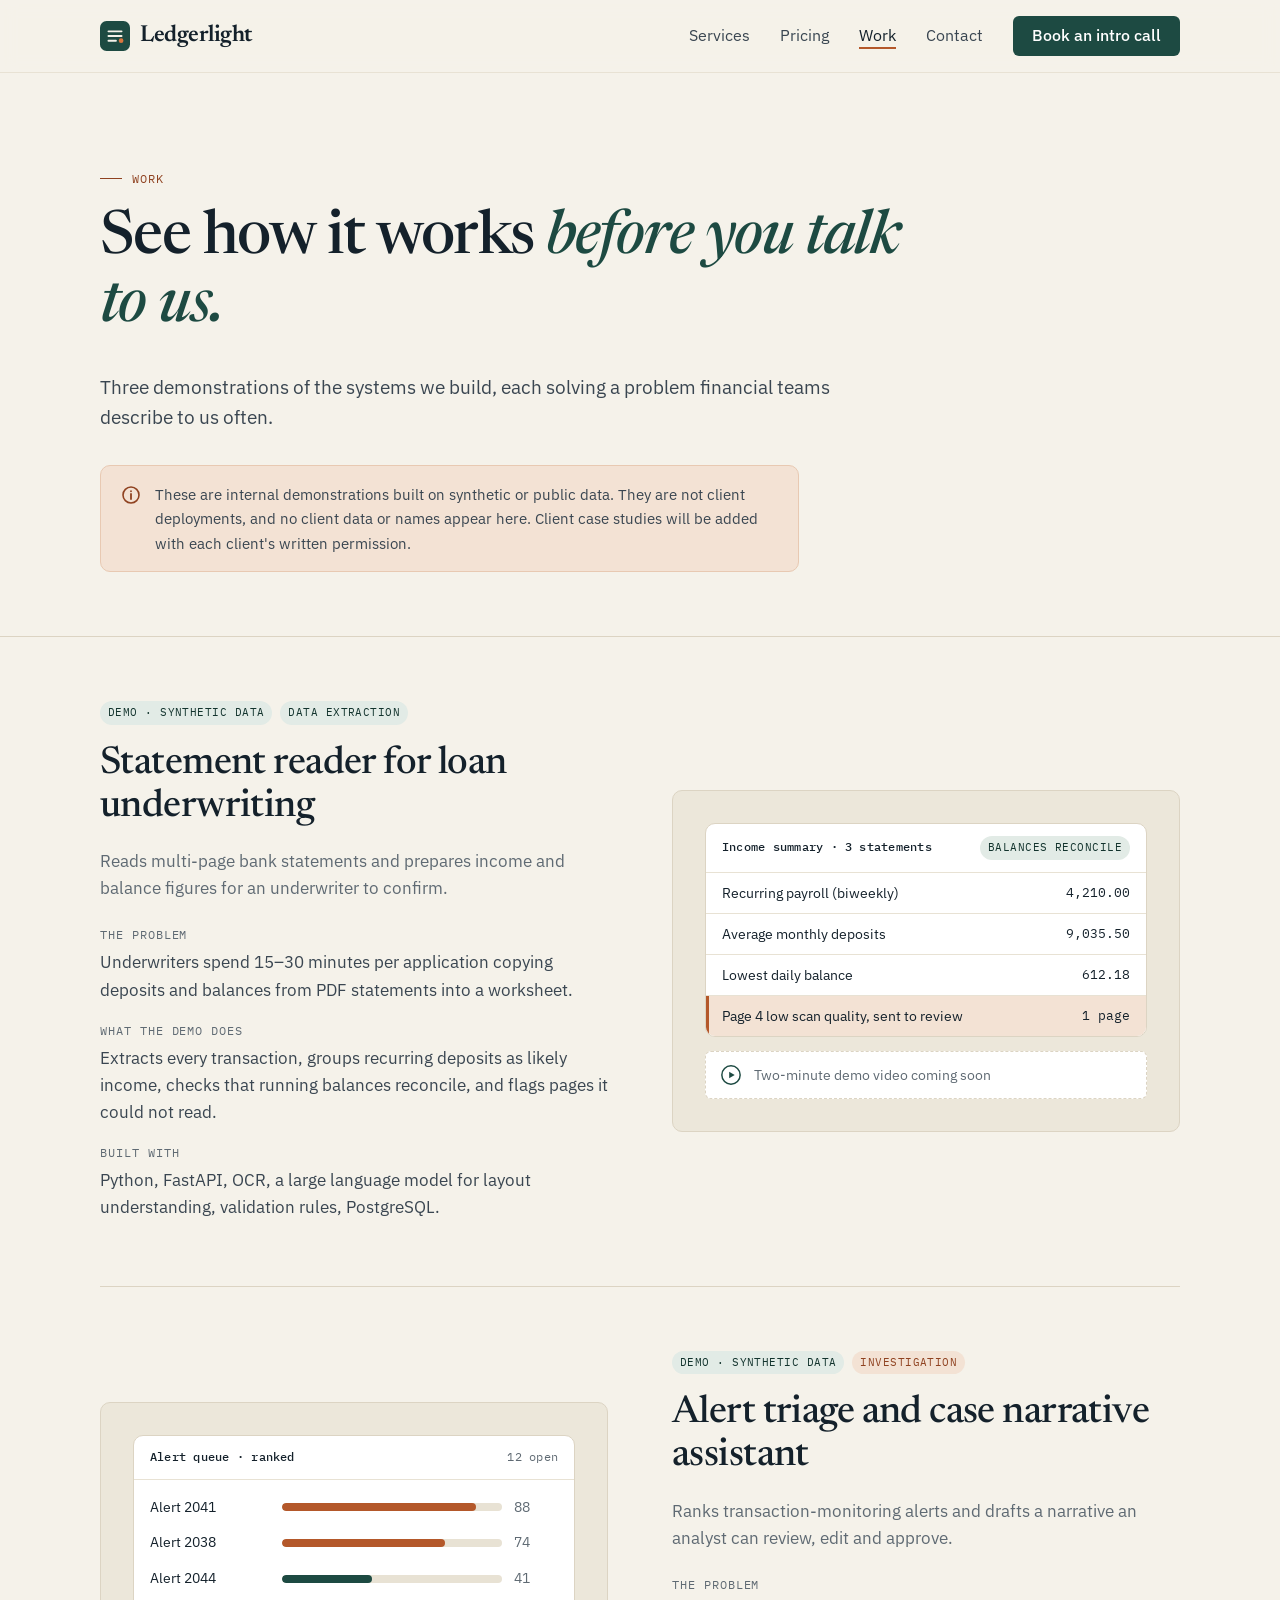
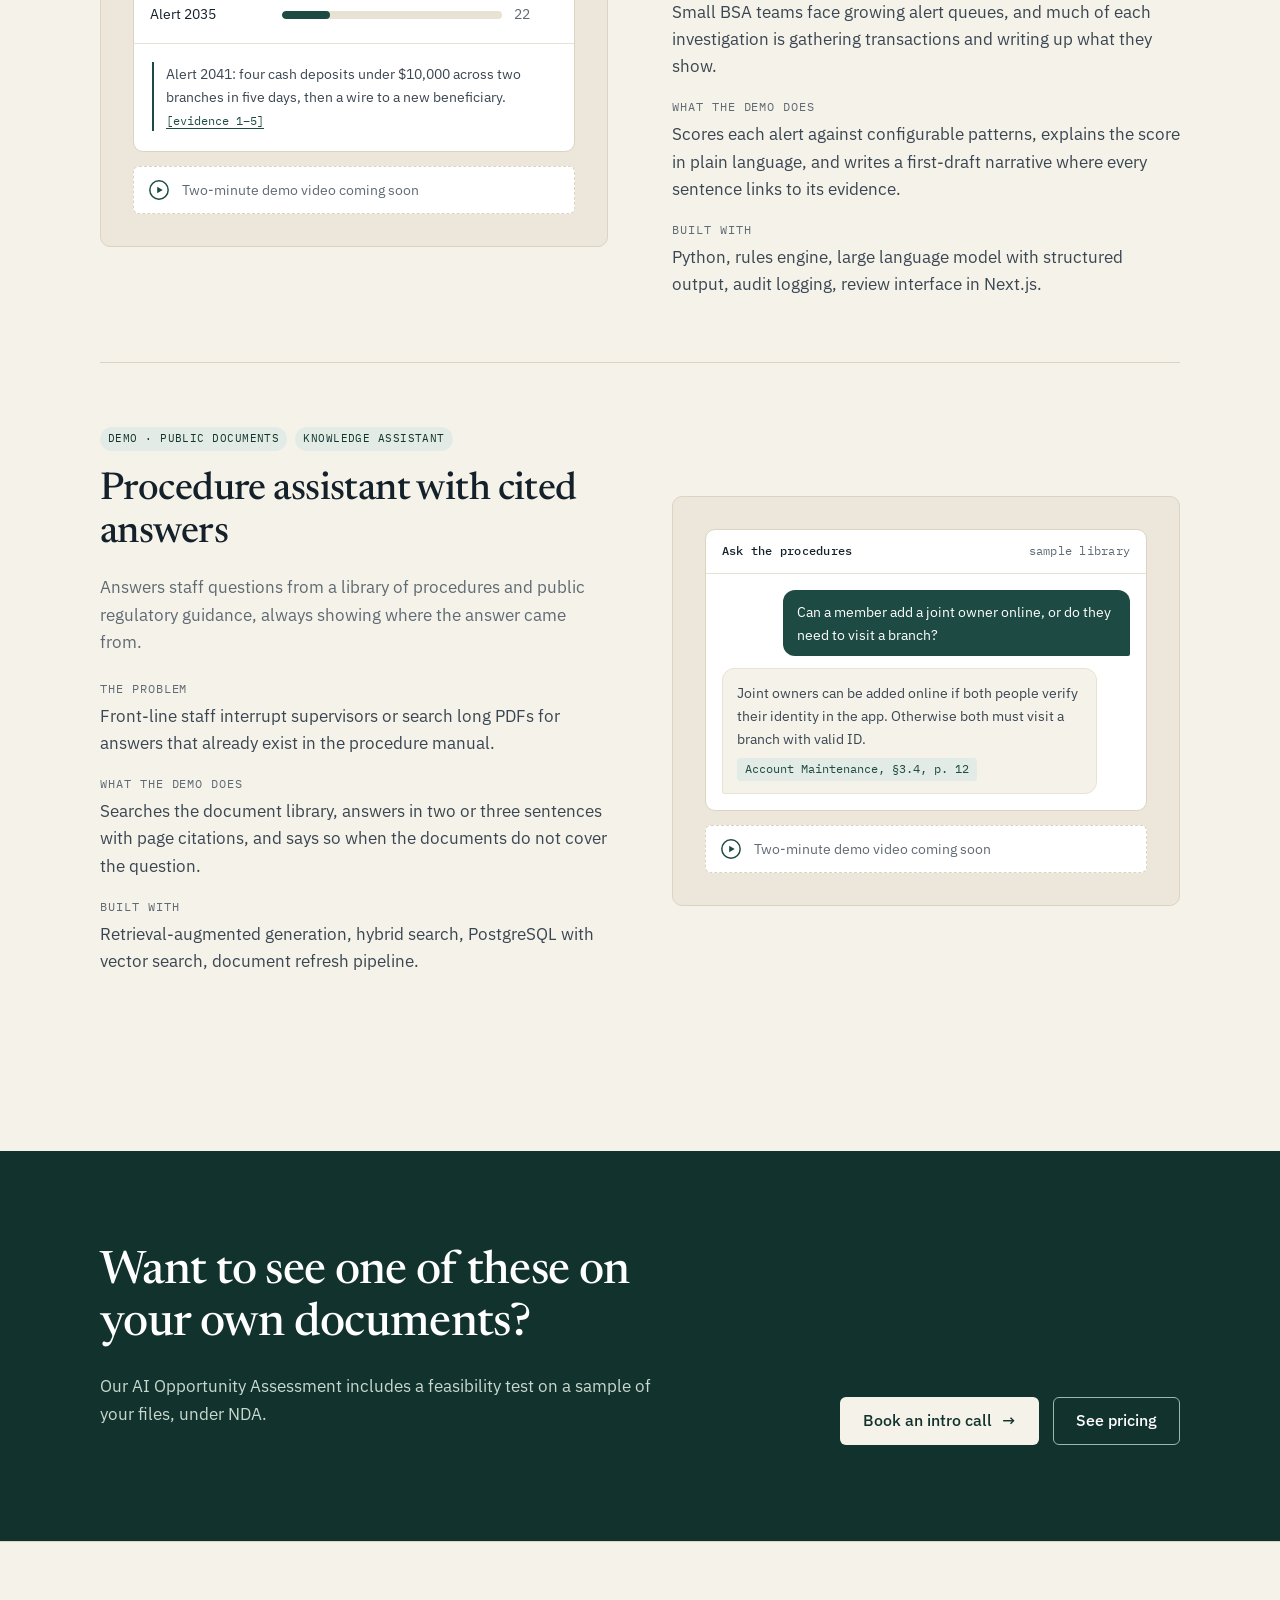
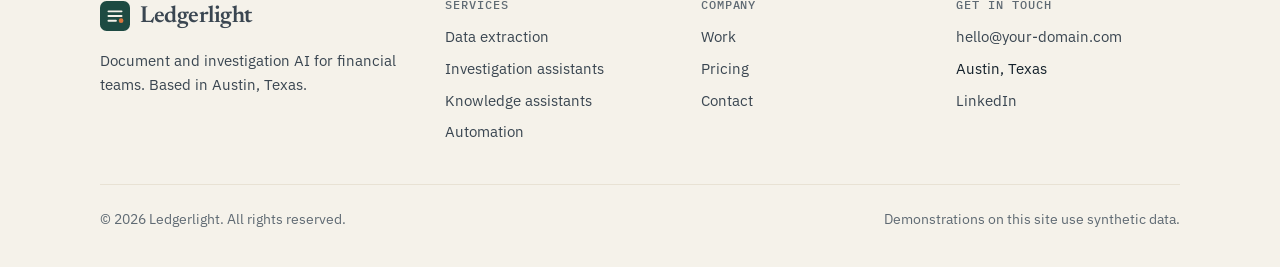
<file: work.html>
<!doctype html>
<html lang="en">
<head>
  <meta charset="utf-8">
  <meta name="viewport" content="width=device-width, initial-scale=1">
  <title>Work — Ledgerlight</title>
  <meta name="description" content="Demonstrations of document and investigation AI built on synthetic and public data: statement reading, alert triage and cited procedure answers.">
  <meta property="og:title" content="Ledgerlight — Document & Investigation AI">
  <meta property="og:description" content="AI that reads the paperwork, so your team can make the call.">
  <meta name="theme-color" content="#1D4A42">
  <link rel="icon" href="assets/img/favicon.svg" type="image/svg+xml">
  <link rel="preconnect" href="https://fonts.googleapis.com">
  <link rel="preconnect" href="https://fonts.gstatic.com" crossorigin>
  <link href="https://fonts.googleapis.com/css2?family=IBM+Plex+Mono:wght@400;500&family=IBM+Plex+Sans:wght@400;500;600&family=Newsreader:ital,opsz,wght@0,6..72,400;0,6..72,500;0,6..72,600;1,6..72,400;1,6..72,500&display=swap" rel="stylesheet">
  <link rel="stylesheet" href="assets/css/styles.css">
</head>
<body>
  <a class="skip-link" href="#main">Skip to content</a>

  <header class="site-header">
    <nav class="wrap nav" aria-label="Main">
      <a class="brand" href="index.html" aria-label="Ledgerlight home">
        <svg class="brand-mark" viewBox="0 0 32 32" aria-hidden="true"><rect width="32" height="32" rx="7" fill="#1D4A42"/><path d="M9 11h14M9 16h14M9 21h8" stroke="#F5F2EA" stroke-width="2" stroke-linecap="round"/><circle cx="22.5" cy="21" r="2.5" fill="#D9763F"/></svg>
        <span class="brand-name">Ledgerlight</span>
      </a>
      <button class="nav-toggle" aria-expanded="false" aria-controls="nav-links" aria-label="Open menu">
        <svg width="20" height="20" viewBox="0 0 20 20" aria-hidden="true"><path d="M3 6h14M3 10h14M3 14h14" stroke="currentColor" stroke-width="1.6" stroke-linecap="round"/></svg>
      </button>
      <ul class="nav-links" id="nav-links">
        <li><a href="services.html">Services</a></li>
        <li><a href="services.html#engagements">Pricing</a></li>
        <li><a href="work.html" aria-current="page">Work</a></li>
        <li><a href="contact.html">Contact</a></li>
        <li><a class="btn btn-primary" href="contact.html">Book an intro call</a></li>
      </ul>
    </nav>
  </header>

  <main id="main">
    <section class="page-head">
      <div class="wrap">
        <p class="eyebrow">Work</p>
        <h1>See how it works <em class="accent">before you talk to us.</em></h1>
        <p class="lede">Three demonstrations of the systems we build, each solving a problem financial teams describe to us often.</p>
        <div class="notice" role="note">
          <svg viewBox="0 0 20 20" aria-hidden="true"><circle cx="10" cy="10" r="8" fill="none" stroke="currentColor" stroke-width="1.6"/><path d="M10 9v5M10 6.2v.1" stroke="currentColor" stroke-width="1.8" stroke-linecap="round"/></svg>
          <span>These are internal demonstrations built on synthetic or public data. They are not client deployments, and no client data or names appear here. Client case studies will be added with each client's written permission.</span>
        </div>
      </div>
    </section>

    <section style="padding-top:0">
      <div class="wrap">

        <article class="case">
          <div>
            <div class="case-meta"><span class="tag">Demo · synthetic data</span><span class="tag">Data extraction</span></div>
            <h2>Statement reader for loan underwriting</h2>
            <p class="muted">Reads multi-page bank statements and prepares income and balance figures for an underwriter to confirm.</p>
            <dl>
              <div><dt>The problem</dt><dd>Underwriters spend 15–30 minutes per application copying deposits and balances from PDF statements into a worksheet.</dd></div>
              <div><dt>What the demo does</dt><dd>Extracts every transaction, groups recurring deposits as likely income, checks that running balances reconcile, and flags pages it could not read.</dd></div>
              <div><dt>Built with</dt><dd>Python, FastAPI, OCR, a large language model for layout understanding, validation rules, PostgreSQL.</dd></div>
            </dl>
          </div>
          <div class="case-visual">
            <div class="doc">
              <div class="doc-head"><b>Income summary · 3 statements</b><span class="tag">Balances reconcile</span></div>
              <table>
                <tbody>
                  <tr><td>Recurring payroll (biweekly)</td><td class="amt">4,210.00</td></tr>
                  <tr><td>Average monthly deposits</td><td class="amt">9,035.50</td></tr>
                  <tr><td>Lowest daily balance</td><td class="amt">612.18</td></tr>
                  <tr class="flag"><td>Page 4 low scan quality, sent to review</td><td class="amt">1 page</td></tr>
                </tbody>
              </table>
            </div>
            <div class="video-placeholder"><svg viewBox="0 0 24 24" aria-hidden="true"><circle cx="12" cy="12" r="10" fill="none" stroke="currentColor" stroke-width="1.6"/><path d="M10 8.5v7l6-3.5-6-3.5z" fill="currentColor"/></svg>Two-minute demo video coming soon</div>
          </div>
        </article>

        <article class="case">
          <div>
            <div class="case-meta"><span class="tag">Demo · synthetic data</span><span class="tag copper">Investigation</span></div>
            <h2>Alert triage and case narrative assistant</h2>
            <p class="muted">Ranks transaction-monitoring alerts and drafts a narrative an analyst can review, edit and approve.</p>
            <dl>
              <div><dt>The problem</dt><dd>Small BSA teams face growing alert queues, and much of each investigation is gathering transactions and writing up what they show.</dd></div>
              <div><dt>What the demo does</dt><dd>Scores each alert against configurable patterns, explains the score in plain language, and writes a first-draft narrative where every sentence links to its evidence.</dd></div>
              <div><dt>Built with</dt><dd>Python, rules engine, large language model with structured output, audit logging, review interface in Next.js.</dd></div>
            </dl>
          </div>
          <div class="case-visual">
            <div class="doc">
              <div class="doc-head"><b>Alert queue · ranked</b><span>12 open</span></div>
              <div style="padding:10px 0">
                <div class="bar-row"><span>Alert 2041</span><div class="bar hi"><span style="width:88%"></span></div><span class="muted">88</span></div>
                <div class="bar-row"><span>Alert 2038</span><div class="bar hi"><span style="width:74%"></span></div><span class="muted">74</span></div>
                <div class="bar-row"><span>Alert 2044</span><div class="bar"><span style="width:41%"></span></div><span class="muted">41</span></div>
                <div class="bar-row"><span>Alert 2035</span><div class="bar"><span style="width:22%"></span></div><span class="muted">22</span></div>
              </div>
              <div class="summary" style="border-top:1px solid var(--line-soft)">
                <p>Alert 2041: four cash deposits under $10,000 across two branches in five days, then a wire to a new beneficiary. <a href="#" onclick="return false" style="font-family:var(--font-mono);font-size:.78rem">[evidence 1–5]</a></p>
              </div>
            </div>
            <div class="video-placeholder"><svg viewBox="0 0 24 24" aria-hidden="true"><circle cx="12" cy="12" r="10" fill="none" stroke="currentColor" stroke-width="1.6"/><path d="M10 8.5v7l6-3.5-6-3.5z" fill="currentColor"/></svg>Two-minute demo video coming soon</div>
          </div>
        </article>

        <article class="case">
          <div>
            <div class="case-meta"><span class="tag">Demo · public documents</span><span class="tag">Knowledge assistant</span></div>
            <h2>Procedure assistant with cited answers</h2>
            <p class="muted">Answers staff questions from a library of procedures and public regulatory guidance, always showing where the answer came from.</p>
            <dl>
              <div><dt>The problem</dt><dd>Front-line staff interrupt supervisors or search long PDFs for answers that already exist in the procedure manual.</dd></div>
              <div><dt>What the demo does</dt><dd>Searches the document library, answers in two or three sentences with page citations, and says so when the documents do not cover the question.</dd></div>
              <div><dt>Built with</dt><dd>Retrieval-augmented generation, hybrid search, PostgreSQL with vector search, document refresh pipeline.</dd></div>
            </dl>
          </div>
          <div class="case-visual">
            <div class="doc">
              <div class="doc-head"><b>Ask the procedures</b><span>sample library</span></div>
              <div class="chat">
                <div class="q">Can a member add a joint owner online, or do they need to visit a branch?</div>
                <div class="a">Joint owners can be added online if both people verify their identity in the app. Otherwise both must visit a branch with valid ID.<br><span class="cite">Account Maintenance, §3.4, p. 12</span></div>
              </div>
            </div>
            <div class="video-placeholder"><svg viewBox="0 0 24 24" aria-hidden="true"><circle cx="12" cy="12" r="10" fill="none" stroke="currentColor" stroke-width="1.6"/><path d="M10 8.5v7l6-3.5-6-3.5z" fill="currentColor"/></svg>Two-minute demo video coming soon</div>
          </div>
        </article>

      </div>
    </section>

    <section class="cta-band">
      <div class="wrap cta-grid">
        <div>
          <h2>Want to see one of these on your own documents?</h2>
          <p>Our AI Opportunity Assessment includes a feasibility test on a sample of your files, under NDA.</p>
        </div>
        <div class="actions">
          <a class="btn btn-light" href="contact.html">Book an intro call <span class="arrow" aria-hidden="true">→</span></a>
          <a class="btn btn-ghost" href="services.html#engagements">See pricing</a>
        </div>
      </div>
    </section>
  </main>

  <footer class="site-footer">
    <div class="wrap">
      <div class="footer-grid">
        <div>
          <a class="brand" href="index.html" style="margin-bottom:14px">
            <svg class="brand-mark" viewBox="0 0 32 32" aria-hidden="true"><rect width="32" height="32" rx="7" fill="#1D4A42"/><path d="M9 11h14M9 16h14M9 21h8" stroke="#F5F2EA" stroke-width="2" stroke-linecap="round"/><circle cx="22.5" cy="21" r="2.5" fill="#D9763F"/></svg>
            <span class="brand-name">Ledgerlight</span>
          </a>
          <p>Document and investigation AI for financial teams. Based in Austin, Texas.</p>
        </div>
        <div>
          <h4>Services</h4>
          <ul>
            <li><a href="services.html#extraction">Data extraction</a></li>
            <li><a href="services.html#investigation">Investigation assistants</a></li>
            <li><a href="services.html#knowledge">Knowledge assistants</a></li>
            <li><a href="services.html#automation">Automation</a></li>
          </ul>
        </div>
        <div>
          <h4>Company</h4>
          <ul>
            <li><a href="work.html">Work</a></li>
            <li><a href="services.html#engagements">Pricing</a></li>
            <li><a href="contact.html">Contact</a></li>
          </ul>
        </div>
        <div>
          <h4>Get in touch</h4>
          <ul>
            <li><a href="mailto:hello@your-domain.com">hello@your-domain.com</a></li>
            <li>Austin, Texas</li>
            <li><a href="https://www.linkedin.com/" rel="noopener">LinkedIn</a></li>
          </ul>
        </div>
      </div>
      <div class="footer-base">
        <span>© <span data-year></span> Ledgerlight. All rights reserved.</span>
        <span>Demonstrations on this site use synthetic data.</span>
      </div>
    </div>
  </footer>

  <script src="assets/js/main.js"></script>
</body>
</html>
</file>
<file: assets/css/styles.css>
/* ==========================================================================
   Ledgerlight — marketing site styles
   Palette: warm paper, deep ink, pine (trust) and copper (signal).
   Fonts: Newsreader (display), IBM Plex Sans (body), IBM Plex Mono (labels).
   All fonts are SIL Open Font License via Google Fonts.
   ========================================================================== */

:root {
  --paper: #F5F2EA;
  --paper-2: #ECE7DA;
  --surface: #FFFFFF;
  --ink: #14212B;
  --ink-2: #3A4651;
  --muted: #5F6A73;
  --line: #DCD4C3;
  --line-soft: #E8E2D4;

  --pine: #1D4A42;
  --pine-deep: #12332D;
  --pine-tint: #E2EBE6;
  --copper: #B4582A;
  --copper-deep: #8F4220;
  --copper-tint: #F3E2D4;

  --font-display: "Newsreader", Georgia, "Times New Roman", serif;
  --font-body: "IBM Plex Sans", -apple-system, "Segoe UI", sans-serif;
  --font-mono: "IBM Plex Mono", ui-monospace, Menlo, monospace;

  --radius: 6px;
  --radius-lg: 10px;
  --wrap: 1160px;
  --gutter: clamp(20px, 4vw, 40px);
}

*, *::before, *::after { box-sizing: border-box; }
html { -webkit-text-size-adjust: 100%; scroll-behavior: smooth; }
@media (prefers-reduced-motion: reduce) { html { scroll-behavior: auto; } }

body {
  margin: 0;
  background: var(--paper);
  color: var(--ink);
  font-family: var(--font-body);
  font-size: 17px;
  line-height: 1.6;
  -webkit-font-smoothing: antialiased;
}

img, svg { max-width: 100%; display: block; }
a { color: var(--pine); text-decoration-thickness: 1px; text-underline-offset: 3px; }
a:hover { color: var(--copper-deep); }
:focus-visible { outline: 2px solid var(--copper); outline-offset: 3px; border-radius: 2px; }

h1, h2, h3, h4 {
  font-family: var(--font-display);
  font-weight: 500;
  line-height: 1.12;
  letter-spacing: -0.015em;
  margin: 0 0 0.5em;
  color: var(--ink);
}
h1 { font-size: clamp(2.6rem, 5.6vw, 4.4rem); letter-spacing: -0.025em; }
h2 { font-size: clamp(2rem, 3.6vw, 2.9rem); }
h3 { font-size: 1.5rem; }
p { margin: 0 0 1em; }
em.accent { font-style: italic; color: var(--pine); }

.wrap { max-width: var(--wrap); margin: 0 auto; padding: 0 var(--gutter); }
.skip-link {
  position: absolute; left: -9999px; top: 8px;
  background: var(--ink); color: #fff; padding: 8px 14px; z-index: 100;
}
.skip-link:focus { left: 8px; }

.eyebrow {
  font-family: var(--font-mono);
  font-size: 0.78rem;
  letter-spacing: 0.08em;
  text-transform: uppercase;
  color: var(--copper-deep);
  margin: 0 0 1rem;
  display: flex; align-items: center; gap: 10px;
}
.eyebrow::before { content: ""; width: 22px; height: 1px; background: currentColor; }
.lede { font-size: 1.2rem; color: var(--ink-2); max-width: 40em; }
.muted { color: var(--muted); }

/* ---------- Buttons ---------- */
.btn {
  display: inline-flex; align-items: center; gap: 10px;
  font: 500 0.98rem/1 var(--font-body);
  padding: 15px 22px;
  border-radius: var(--radius);
  border: 1px solid transparent;
  text-decoration: none;
  cursor: pointer;
  transition: background-color .15s ease, color .15s ease, border-color .15s ease;
}
.btn-primary { background: var(--pine); color: #fff; }
.btn-primary:hover { background: var(--pine-deep); color: #fff; }
.btn-ghost { border-color: var(--ink); color: var(--ink); background: transparent; }
.btn-ghost:hover { background: var(--ink); color: var(--paper); }
.btn-light { background: var(--paper); color: var(--pine-deep); }
.btn-light:hover { background: #fff; color: var(--pine-deep); }
.btn .arrow { transition: transform .15s ease; }
.btn:hover .arrow { transform: translateX(3px); }

/* ---------- Header ---------- */
.site-header {
  position: sticky; top: 0; z-index: 50;
  background: rgba(245, 242, 234, 0.92);
  backdrop-filter: saturate(140%) blur(8px);
  -webkit-backdrop-filter: saturate(140%) blur(8px);
  border-bottom: 1px solid var(--line-soft);
}
.nav { display: flex; align-items: center; justify-content: space-between; height: 72px; gap: 24px; }
.brand { display: flex; align-items: center; gap: 10px; text-decoration: none; color: var(--ink); }
.brand-mark { width: 30px; height: 30px; }
.brand-name { font-family: var(--font-display); font-size: 1.45rem; font-weight: 600; letter-spacing: -0.02em; }
.nav-links { display: flex; align-items: center; gap: 30px; list-style: none; margin: 0; padding: 0; }
.nav-links a { color: var(--ink-2); text-decoration: none; font-size: 0.97rem; }
.nav-links a:hover, .nav-links a[aria-current="page"] { color: var(--ink); }
.nav-links a[aria-current="page"] { box-shadow: inset 0 -2px 0 var(--copper); padding-bottom: 4px; }
.nav-links .btn { padding: 11px 18px; color: #fff; }
.nav-links .btn:hover { color: #fff; }
.nav-toggle {
  display: none; background: none; border: 1px solid var(--line); border-radius: var(--radius);
  width: 44px; height: 44px; cursor: pointer; color: var(--ink);
}
.nav-toggle svg { margin: auto; }

@media (max-width: 860px) {
  .nav-toggle { display: block; }
  .nav-links {
    display: none; position: absolute; left: 0; right: 0; top: 72px;
    flex-direction: column; align-items: stretch; gap: 0;
    background: var(--paper); border-bottom: 1px solid var(--line); padding: 8px var(--gutter) 20px;
  }
  .nav-links.open { display: flex; }
  .nav-links li a:not(.btn) { display: block; padding: 14px 0; border-bottom: 1px solid var(--line-soft); }
  .nav-links a[aria-current="page"] { box-shadow: none; color: var(--copper-deep); }
  .nav-links .btn { margin-top: 16px; justify-content: center; padding: 15px 18px; }
}

/* ---------- Sections ---------- */
section { padding: clamp(64px, 9vw, 112px) 0; }
.section-head { display: grid; grid-template-columns: 1fr 1fr; gap: 40px; align-items: end; margin-bottom: 56px; }
.section-head h2 { margin: 0; max-width: 14em; }
.section-head p { margin: 0; color: var(--ink-2); }
@media (max-width: 860px) { .section-head { grid-template-columns: 1fr; gap: 16px; margin-bottom: 40px; } }
.rule-top { border-top: 1px solid var(--line); }

/* ---------- Hero ---------- */
.hero { padding: clamp(56px, 8vw, 96px) 0 clamp(64px, 8vw, 104px); }
.hero-grid { display: grid; grid-template-columns: 1.05fr 0.95fr; gap: clamp(32px, 5vw, 72px); align-items: center; }
.hero h1 { margin-bottom: 24px; }
.hero .lede { margin-bottom: 36px; }
.hero-actions { display: flex; flex-wrap: wrap; gap: 14px; }
.hero-note { margin-top: 28px; font-size: 0.92rem; color: var(--muted); display: flex; gap: 10px; align-items: flex-start; max-width: 36em; }
.hero-note .dot { width: 8px; height: 8px; border-radius: 50%; background: var(--copper); flex: none; margin-top: 0.6em; }
@media (max-width: 960px) { .hero-grid { grid-template-columns: 1fr; } }

/* Hero visual: a document turning into a case summary */
.flow { position: relative; display: grid; gap: 18px; }
.doc {
  background: var(--surface); border: 1px solid var(--line); border-radius: var(--radius-lg);
  box-shadow: 0 1px 0 var(--line-soft), 0 18px 40px -28px rgba(20, 33, 43, 0.35);
  overflow: hidden;
}
.doc-head {
  display: flex; justify-content: space-between; align-items: center; flex-wrap: wrap; gap: 6px 12px;
  padding: 12px 16px; border-bottom: 1px solid var(--line-soft);
  font-family: var(--font-mono); font-size: 0.74rem; color: var(--muted); letter-spacing: 0.02em;
}
.doc-head b { color: var(--ink); font-weight: 500; }
.doc table { width: 100%; border-collapse: collapse; font-size: 0.86rem; }
.doc td { padding: 9px 16px; border-bottom: 1px solid var(--line-soft); font-variant-numeric: tabular-nums; }
.doc tr:last-child td { border-bottom: 0; }
.doc td.amt { text-align: right; font-family: var(--font-mono); font-size: 0.82rem; }
.doc tr.flag td { background: var(--copper-tint); }
.doc tr.flag td:first-child { box-shadow: inset 3px 0 0 var(--copper); }
.tag {
  display: inline-block; font-family: var(--font-mono); font-size: 0.7rem; letter-spacing: 0.04em;
  padding: 3px 8px; border-radius: 99px; background: var(--pine-tint); color: var(--pine-deep);
  text-transform: uppercase;
}
.tag.copper { background: var(--copper-tint); color: var(--copper-deep); }
.flow-arrow {
  justify-self: center; display: flex; align-items: center; gap: 10px;
  font-family: var(--font-mono); font-size: 0.74rem; color: var(--muted);
}
.flow-arrow svg { width: 18px; height: 18px; color: var(--copper); }
.summary { padding: 18px 18px 20px; }
.summary h4 { font-family: var(--font-display); font-size: 1.15rem; margin: 0 0 10px; }
.summary dl { display: grid; grid-template-columns: auto 1fr; gap: 6px 16px; margin: 0 0 14px; font-size: 0.88rem; }
.summary dt { color: var(--muted); }
.summary dd { margin: 0; }
.summary p { font-size: 0.9rem; color: var(--ink-2); margin: 0; border-left: 2px solid var(--pine); padding-left: 12px; }
.flow-caption { font-size: 0.8rem; color: var(--muted); text-align: center; margin-top: 4px; }

/* ---------- Strip ---------- */
.strip { padding: 28px 0; border-top: 1px solid var(--line); border-bottom: 1px solid var(--line); background: var(--paper-2); }
.strip-inner { display: flex; flex-wrap: wrap; gap: 12px 36px; align-items: center; }
.strip-label { font-family: var(--font-mono); font-size: 0.76rem; letter-spacing: 0.08em; text-transform: uppercase; color: var(--muted); }
.strip ul { display: flex; flex-wrap: wrap; gap: 10px 32px; list-style: none; margin: 0; padding: 0; }
.strip li { font-family: var(--font-display); font-size: 1.2rem; color: var(--ink-2); }

/* ---------- Service index (numbered rows) ---------- */
.service-index { list-style: none; margin: 0; padding: 0; border-top: 1px solid var(--ink); }
.service-row {
  display: grid; grid-template-columns: 72px 1.1fr 1.3fr auto; gap: 28px; align-items: start;
  padding: 32px 0; border-bottom: 1px solid var(--line);
}
.service-num { font-family: var(--font-mono); font-size: 0.85rem; color: var(--copper-deep); padding-top: 8px; }
.service-row h3 { margin: 0; font-size: 1.65rem; }
.service-row p { margin: 0 0 12px; color: var(--ink-2); }
.chips { display: flex; flex-wrap: wrap; gap: 8px; list-style: none; padding: 0; margin: 0; }
.chips li { font-size: 0.8rem; color: var(--ink-2); border: 1px solid var(--line); border-radius: 99px; padding: 3px 11px; background: var(--surface); }
.service-link { font-size: 0.92rem; white-space: nowrap; padding-top: 8px; }
@media (max-width: 860px) {
  .service-row { grid-template-columns: 1fr; gap: 10px; padding: 28px 0; }
  .service-num, .service-link { padding-top: 0; }
}

/* ---------- Process ---------- */
.process { display: grid; grid-template-columns: repeat(4, 1fr); gap: 0; counter-reset: step; }
.step { padding: 28px 28px 32px 0; border-top: 2px solid var(--line); position: relative; }
.step + .step { padding-left: 28px; border-left: 1px solid var(--line-soft); }
.step::before {
  content: ""; position: absolute; top: -2px; left: 0; width: 48px; height: 2px; background: var(--pine);
}
.step + .step::before { left: 28px; }
.step-meta { font-family: var(--font-mono); font-size: 0.76rem; color: var(--muted); letter-spacing: 0.04em; margin-bottom: 14px; display: block; }
.step h3 { font-size: 1.35rem; margin-bottom: 10px; }
.step p { font-size: 0.95rem; color: var(--ink-2); margin-bottom: 16px; }
.step .price { font-family: var(--font-display); font-size: 1.15rem; color: var(--pine); }
@media (max-width: 960px) {
  .process { grid-template-columns: 1fr 1fr; row-gap: 12px; }
  .step:nth-child(3) { padding-left: 0; border-left: 0; }
  .step:nth-child(3)::before { left: 0; }
}
@media (max-width: 600px) {
  .process { grid-template-columns: 1fr; }
  .step, .step + .step { padding-left: 0; border-left: 0; }
  .step + .step::before { left: 0; }
}

/* ---------- Principles / split ---------- */
.split { display: grid; grid-template-columns: 0.9fr 1.1fr; gap: clamp(32px, 6vw, 88px); align-items: start; }
@media (max-width: 860px) { .split { grid-template-columns: 1fr; } }
.principles { list-style: none; margin: 0; padding: 0; display: grid; gap: 0; }
.principles li { padding: 22px 0; border-bottom: 1px solid var(--line); display: grid; grid-template-columns: 40px 1fr; gap: 12px; }
.principles li:first-child { border-top: 1px solid var(--line); }
.principles svg { width: 22px; height: 22px; color: var(--pine); margin-top: 3px; }
.principles strong { display: block; font-weight: 600; margin-bottom: 4px; }
.principles span { color: var(--ink-2); font-size: 0.97rem; }

.quote-card {
  background: var(--pine); color: #EAF1EC; border-radius: var(--radius-lg); padding: 36px;
  position: sticky; top: 100px;
}
.quote-card p.big { font-family: var(--font-display); font-size: clamp(1.5rem, 2.4vw, 1.9rem); line-height: 1.25; color: #fff; margin-bottom: 20px; }
.quote-card .small { font-size: 0.92rem; color: #C9D8CF; margin: 0; }

/* ---------- CTA band ---------- */
.cta-band { background: var(--pine-deep); color: #E5EEE8; padding: clamp(64px, 8vw, 96px) 0; }
.cta-band h2 { color: #fff; max-width: 16em; }
.cta-band p { color: #C9D8CF; max-width: 34em; }
.cta-grid { display: grid; grid-template-columns: 1.4fr 1fr; gap: 40px; align-items: end; }
.cta-grid .actions { display: flex; flex-wrap: wrap; gap: 14px; justify-content: flex-end; }
.cta-band .btn-ghost { border-color: #9DB8AB; color: #fff; }
.cta-band .btn-ghost:hover { background: #fff; color: var(--pine-deep); }
@media (max-width: 860px) { .cta-grid { grid-template-columns: 1fr; } .cta-grid .actions { justify-content: flex-start; } }

/* ---------- Page header (inner pages) ---------- */
.page-head { padding: clamp(56px, 8vw, 96px) 0 clamp(40px, 5vw, 64px); border-bottom: 1px solid var(--line); }
.page-head h1 { font-size: clamp(2.4rem, 5vw, 3.8rem); max-width: 14em; }

/* ---------- Service detail ---------- */
.detail { display: grid; grid-template-columns: 0.8fr 1.2fr; gap: clamp(28px, 5vw, 72px); padding: 56px 0; border-bottom: 1px solid var(--line); scroll-margin-top: 90px; }
.detail:last-child { border-bottom: 0; }
.detail-side .service-num { padding: 0; display: block; margin-bottom: 12px; }
.detail-side h2 { font-size: clamp(1.8rem, 3vw, 2.4rem); }
.detail-side p { color: var(--ink-2); }
.detail-body h3 { font-family: var(--font-mono); font-size: 0.78rem; text-transform: uppercase; letter-spacing: 0.08em; color: var(--muted); font-weight: 500; margin: 0 0 12px; }
.detail-body ul.checks { list-style: none; margin: 0 0 28px; padding: 0; display: grid; grid-template-columns: 1fr 1fr; gap: 10px 28px; }
.detail-body ul.checks li { padding-left: 26px; position: relative; font-size: 0.97rem; }
.detail-body ul.checks li::before {
  content: ""; position: absolute; left: 0; top: 0.55em; width: 12px; height: 7px;
  border-left: 2px solid var(--pine); border-bottom: 2px solid var(--pine); transform: rotate(-45deg);
}
.example {
  background: var(--surface); border: 1px solid var(--line); border-radius: var(--radius-lg); padding: 20px 22px;
  font-size: 0.95rem; color: var(--ink-2);
}
.example b { color: var(--ink); font-weight: 600; }
@media (max-width: 860px) { .detail { grid-template-columns: 1fr; } .detail-body ul.checks { grid-template-columns: 1fr; } }

/* ---------- Pricing table ---------- */
.ladder { width: 100%; border-collapse: collapse; background: var(--surface); border: 1px solid var(--line); border-radius: var(--radius-lg); overflow: hidden; }
.ladder th, .ladder td { text-align: left; padding: 18px 20px; border-bottom: 1px solid var(--line-soft); vertical-align: top; }
.ladder thead th { font-family: var(--font-mono); font-size: 0.74rem; font-weight: 500; letter-spacing: 0.06em; text-transform: uppercase; color: var(--muted); background: var(--paper-2); }
.ladder tbody tr:last-child td { border-bottom: 0; }
.ladder td:first-child { font-family: var(--font-display); font-size: 1.2rem; color: var(--ink); width: 26%; }
.ladder td.price { font-family: var(--font-display); font-size: 1.15rem; color: var(--pine); white-space: nowrap; }
.ladder td:nth-child(3) { white-space: nowrap; color: var(--ink-2); }
.ladder-note { font-size: 0.9rem; color: var(--muted); margin-top: 14px; }
@media (max-width: 760px) {
  .ladder thead { display: none; }
  .ladder, .ladder tbody, .ladder tr, .ladder td { display: block; width: 100%; }
  .ladder tr { padding: 16px 18px; border-bottom: 1px solid var(--line-soft); }
  .ladder td { padding: 4px 0; border: 0; }
  .ladder td:first-child { width: 100%; }
}

/* ---------- Work / case studies ---------- */
.notice {
  display: flex; gap: 14px; align-items: flex-start;
  background: var(--copper-tint); border: 1px solid #E8C9B2; border-radius: var(--radius-lg);
  padding: 16px 20px; font-size: 0.95rem; color: var(--ink-2); margin-top: 32px; max-width: 46em;
}
.notice svg { width: 20px; height: 20px; color: var(--copper-deep); flex: none; margin-top: 3px; }
.case { display: grid; grid-template-columns: 1fr 1fr; gap: clamp(28px, 5vw, 64px); padding: 64px 0; border-bottom: 1px solid var(--line); align-items: center; }
.case:last-child { border-bottom: 0; }
.case:nth-child(even) .case-visual { order: -1; }
.case-meta { display: flex; flex-wrap: wrap; gap: 8px; margin-bottom: 18px; }
.case h2 { font-size: clamp(1.8rem, 3vw, 2.4rem); }
.case dl { margin: 24px 0 0; display: grid; gap: 18px; }
.case dt { font-family: var(--font-mono); font-size: 0.74rem; text-transform: uppercase; letter-spacing: 0.08em; color: var(--muted); margin-bottom: 4px; }
.case dd { margin: 0; color: var(--ink-2); }
.case-visual { background: var(--paper-2); border-radius: var(--radius-lg); padding: clamp(18px, 3vw, 32px); border: 1px solid var(--line); }
.case-visual .doc { box-shadow: none; }
.video-placeholder {
  margin-top: 14px; display: flex; align-items: center; gap: 12px; font-size: 0.88rem; color: var(--muted);
  border: 1px dashed var(--line); border-radius: var(--radius); padding: 12px 14px; background: var(--surface);
}
.video-placeholder svg { width: 22px; height: 22px; color: var(--pine); flex: none; }
.bar-row { display: grid; grid-template-columns: 120px 1fr 44px; gap: 12px; align-items: center; font-size: 0.85rem; padding: 7px 16px; }
.bar { height: 8px; border-radius: 99px; background: var(--line-soft); overflow: hidden; }
.bar span { display: block; height: 100%; background: var(--pine); border-radius: 99px; }
.bar.hi span { background: var(--copper); }
.chat { padding: 16px; display: grid; gap: 12px; font-size: 0.9rem; }
.chat .q { justify-self: end; background: var(--pine); color: #fff; padding: 10px 14px; border-radius: 12px 12px 2px 12px; max-width: 85%; }
.chat .a { background: var(--paper); border: 1px solid var(--line-soft); padding: 12px 14px; border-radius: 12px 12px 12px 2px; max-width: 92%; color: var(--ink-2); }
.chat .cite { display: inline-block; margin-top: 8px; font-family: var(--font-mono); font-size: 0.72rem; color: var(--pine); background: var(--pine-tint); padding: 2px 8px; border-radius: 4px; }
@media (max-width: 860px) { .case { grid-template-columns: 1fr; } .case:nth-child(even) .case-visual { order: 0; } }

/* ---------- Contact ---------- */
.contact-grid { display: grid; grid-template-columns: 1.25fr 0.75fr; gap: clamp(32px, 6vw, 80px); align-items: start; }
@media (max-width: 900px) { .contact-grid { grid-template-columns: 1fr; } }
form.contact { background: var(--surface); border: 1px solid var(--line); border-radius: var(--radius-lg); padding: clamp(22px, 4vw, 40px); }
.field-row { display: grid; grid-template-columns: 1fr 1fr; gap: 18px; }
@media (max-width: 600px) { .field-row { grid-template-columns: 1fr; } }
.field { display: grid; gap: 6px; margin-bottom: 20px; }
.field label { font-size: 0.9rem; font-weight: 500; }
.field label .opt { color: var(--muted); font-weight: 400; }
.field input, .field select, .field textarea {
  font: inherit; font-size: 1rem; color: var(--ink);
  background: var(--paper); border: 1px solid var(--line); border-radius: var(--radius);
  padding: 12px 14px; width: 100%;
}
.field textarea { min-height: 150px; resize: vertical; }
.field input:focus, .field select:focus, .field textarea:focus { outline: none; border-color: var(--pine); box-shadow: 0 0 0 3px var(--pine-tint); background: #fff; }
.field .hint { font-size: 0.82rem; color: var(--muted); }
.field input[aria-invalid="true"], .field textarea[aria-invalid="true"] { border-color: var(--copper); }
.form-foot { display: flex; flex-wrap: wrap; gap: 16px; align-items: center; justify-content: space-between; margin-top: 8px; }
.form-foot small { color: var(--muted); max-width: 26em; }
.form-status { margin-top: 18px; padding: 14px 16px; border-radius: var(--radius); font-size: 0.95rem; display: none; }
.form-status.show { display: block; }
.form-status.ok { background: var(--pine-tint); color: var(--pine-deep); }
.form-status.err { background: var(--copper-tint); color: var(--copper-deep); }
.hp { position: absolute; left: -9999px; }

.contact-side h3 { font-size: 1.3rem; }
.contact-list { list-style: none; padding: 0; margin: 0 0 36px; }
.contact-list li { padding: 16px 0; border-bottom: 1px solid var(--line); display: grid; gap: 2px; }
.contact-list li:first-child { border-top: 1px solid var(--line); }
.contact-list .k { font-family: var(--font-mono); font-size: 0.74rem; text-transform: uppercase; letter-spacing: 0.08em; color: var(--muted); }
.next-steps { list-style: none; counter-reset: n; padding: 0; margin: 0; }
.next-steps li { counter-increment: n; display: grid; grid-template-columns: 34px 1fr; gap: 10px; padding: 10px 0; color: var(--ink-2); font-size: 0.97rem; }
.next-steps li::before {
  content: counter(n); width: 26px; height: 26px; border-radius: 50%; border: 1px solid var(--pine);
  color: var(--pine); font-family: var(--font-mono); font-size: 0.78rem; display: grid; place-items: center;
}

/* ---------- Footer ---------- */
.site-footer { padding: 56px 0 36px; border-top: 1px solid var(--line); font-size: 0.93rem; }
.footer-grid { display: grid; grid-template-columns: 1.4fr 1fr 1fr 1fr; gap: 32px; margin-bottom: 40px; }
.footer-grid h4 { font-family: var(--font-mono); font-size: 0.74rem; font-weight: 500; letter-spacing: 0.08em; text-transform: uppercase; color: var(--muted); margin-bottom: 14px; }
.footer-grid ul { list-style: none; padding: 0; margin: 0; display: grid; gap: 8px; }
.footer-grid a { color: var(--ink-2); text-decoration: none; }
.footer-grid a:hover { color: var(--copper-deep); }
.footer-grid p { color: var(--ink-2); max-width: 22em; }
.footer-base { display: flex; flex-wrap: wrap; justify-content: space-between; gap: 12px; color: var(--muted); font-size: 0.85rem; padding-top: 24px; border-top: 1px solid var(--line-soft); }
@media (max-width: 860px) { .footer-grid { grid-template-columns: 1fr 1fr; } .footer-grid > div:first-child { grid-column: 1 / -1; } }
</file>
